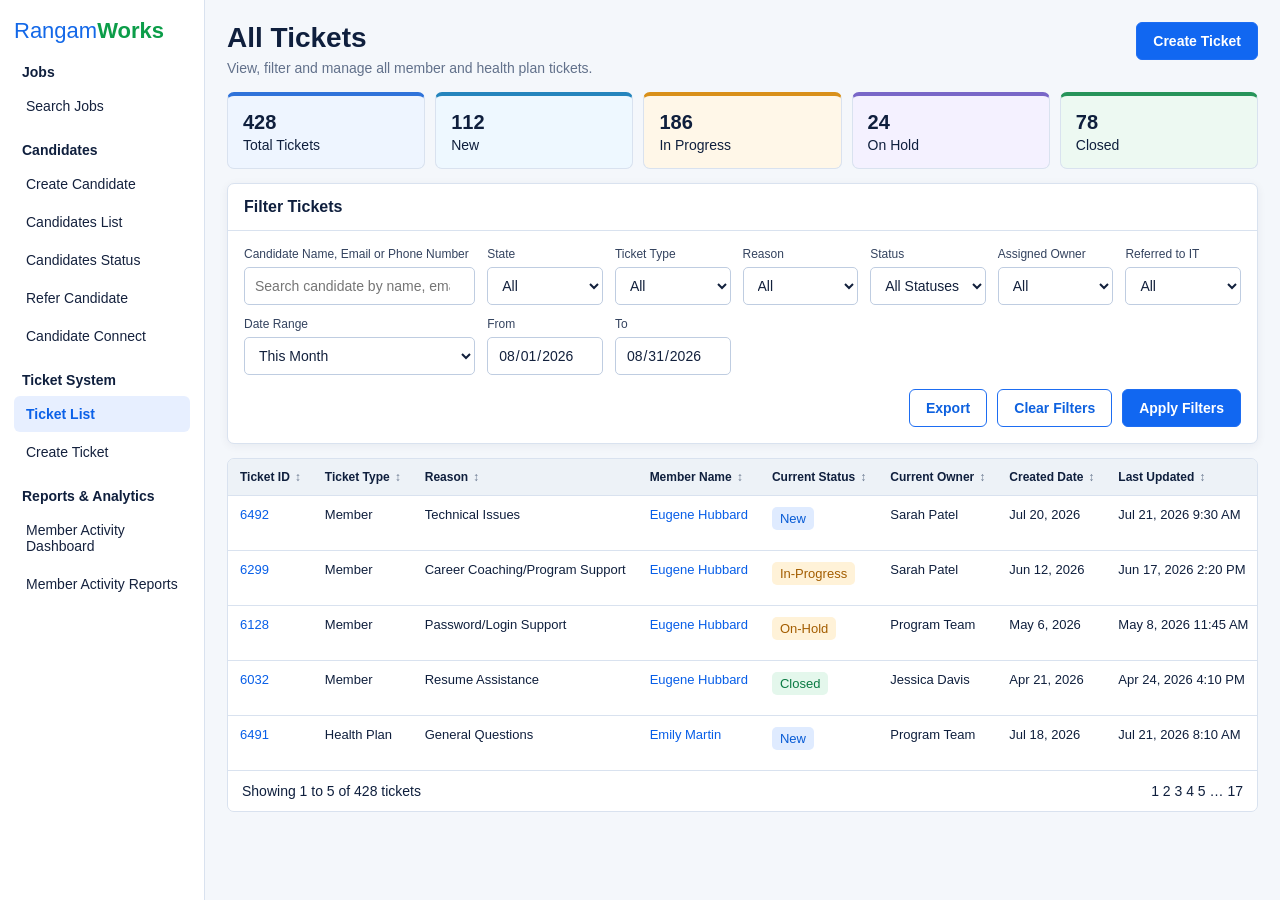
<file: index.html>
<!DOCTYPE html>

<html><head><meta charset="utf-8"/><meta content="width=device-width,initial-scale=1" name="viewport"/><title>RangamWorks Wireframe - Ticket List</title><link href="styles.css" rel="stylesheet"/></head><body data-access-role="program-team"><div class="app">
<aside class="sidebar"><div class="brand">Rangam<b>Works</b></div><nav class="nav"><h4>Jobs</h4><a href="#">Search Jobs</a><h4>Candidates</h4><a href="#">Create Candidate</a><a href="candidate-details.html">Candidates List</a><a href="#">Candidates Status</a><a href="#">Refer Candidate</a><a href="#">Candidate Connect</a><h4>Ticket System</h4><a class="active" href="index.html">Ticket List</a><a href="create-ticket.html">Create Ticket</a><h4>Reports &amp; Analytics</h4><a href="#">Member Activity Dashboard</a><a href="#">Member Activity Reports</a></nav></aside>
<main class="content"><div class="topbar"><div><h1>All Tickets</h1><div class="muted">View, filter and manage all member and health plan tickets.</div></div><div class="actions"><a class="btn primary" href="create-ticket.html">Create Ticket</a></div></div>
<section class="kpis"><div class="kpi"><strong>428</strong>Total Tickets</div><div class="kpi"><strong>112</strong>New</div><div class="kpi"><strong>186</strong>In Progress</div><div class="kpi"><strong>24</strong>On Hold</div><div class="kpi"><strong>78</strong>Closed</div></section>
<section class="card"><div class="card-h">Filter Tickets</div><div class="card-b"><div class="filters request-filter-layout">
<div class="field candidate-search-field"><label for="candidateSearch">Candidate Name, Email or Phone Number</label><input autocomplete="off" id="candidateSearch" placeholder="Search candidate by name, email or phone" type="search"/></div>
<div class="field"><label>State</label><select id="state"><option>All</option><option>Virginia</option><option>Florida</option><option>Texas</option></select></div>
<div class="field"><label>Ticket Type</label><select id="requestType"><option>All</option><option>Member Ticket</option><option>Health Plan</option><option>Program Team</option></select></div>
<div class="field"><label>Reason</label><select id="category"><option>All</option></select></div>
<div class="field"><label>Status</label><select><option>All Statuses</option><option>New</option><option>In Progress</option><option>On-Hold</option><option>Closed</option></select></div>
<div class="field"><label>Assigned Owner</label><select id="owner"><option>All</option></select></div>
<div class="field"><label>Referred to IT</label><select><option>All</option><option>Yes</option><option>No</option></select></div>
<div class="field date-row-start"><label>Date Range</label><select id="dateRange"><option>Today</option><option>Yesterday</option><option>This Week</option><option>Last Week</option><option selected="">This Month</option><option>Last Month</option><option>This Quarter</option><option>Last Quarter</option><option>This Year</option><option>Last Year</option><option>Custom</option></select></div>
<div class="field"><label>From</label><input id="dateFrom" type="date" value="2026-08-01"/></div>
<div class="field"><label>To</label><input id="dateTo" type="date" value="2026-08-31"/></div>
</div>
<div class="filters-actions"><button class="btn" id="exportTicketsBtn">Export</button><button class="btn">Clear Filters</button><button class="btn primary">Apply Filters</button></div></div></section>
<div class="table-wrap"><table id="requestListTable"><thead><tr>
<th><button class="sort-head" data-sort-col="0" type="button">Ticket ID <span aria-hidden="true">↕</span></button></th>
<th><button class="sort-head" data-sort-col="1" type="button">Ticket Type <span aria-hidden="true">↕</span></button></th>
<th><button class="sort-head" data-sort-col="2" type="button">Reason <span aria-hidden="true">↕</span></button></th>
<th><button class="sort-head" data-sort-col="3" type="button">Member Name <span aria-hidden="true">↕</span></button></th>
<th><button class="sort-head" data-sort-col="4" type="button">Current Status <span aria-hidden="true">↕</span></button></th>
<th><button class="sort-head" data-sort-col="5" type="button">Current Owner <span aria-hidden="true">↕</span></button></th>
<th><button class="sort-head" data-sort-col="6" data-sort-type="date" type="button">Created Date <span aria-hidden="true">↕</span></button></th>
<th><button class="sort-head" data-sort-col="7" data-sort-type="date" type="button">Last Updated <span aria-hidden="true">↕</span></button></th>
<th><button class="sort-head" data-sort-col="8" data-sort-type="date" type="button">Closed Date <span aria-hidden="true">↕</span></button></th>
<th><button class="sort-head" data-sort-col="9" type="button">Referred to IT <span aria-hidden="true">↕</span></button></th>
<th>History</th>
</tr></thead><tbody>
<tr data-candidate-search="Eugene Hubbard davidad@email.com (725) 246-4081">
<td><a href="manage-request.html">6492</a></td>
<td>Member</td>
<td>Technical Issues</td>
<td><a href="candidate-details.html">Eugene Hubbard</a></td>
<td><span class="badge blue">New</span></td>
<td>Sarah Patel</td>


<td data-sort-value="2026-07-20T15:39:05">Jul 20, 2026</td><td data-sort-value="2026-07-21T09:30:00">Jul 21, 2026 9:30 AM</td><td data-sort-value=""></td>
<td><span class="badge green">Yes</span></td>
<td><button aria-label="View status updates for ticket 6492" class="icon-btn history-eye dynamic-history-eye" data-current-owner="Sarah Patel" data-current-status="New" data-member-name="Eugene Hubbard" data-ticket-id="6492" type="button">👁</button></td>
</tr>
<tr data-candidate-search="Eugene Hubbard davidad@email.com (725) 246-4081">
<td><a href="manage-request.html">6299</a></td>
<td>Member</td>
<td>Career Coaching/Program Support</td>
<td><a href="candidate-details.html">Eugene Hubbard</a></td>
<td><span class="badge orange">In-Progress</span></td>
<td>Sarah Patel</td>


<td data-sort-value="2026-06-12T10:05:00">Jun 12, 2026</td><td data-sort-value="2026-06-17T14:20:00">Jun 17, 2026 2:20 PM</td><td data-sort-value=""></td>
<td><span class="badge blue">No</span></td>
<td><button aria-label="View status updates for ticket 6299" class="icon-btn history-eye dynamic-history-eye" data-current-owner="Sarah Patel" data-current-status="In-Progress" data-member-name="Eugene Hubbard" data-ticket-id="6299" type="button">👁</button></td>
</tr>
<tr data-candidate-search="Eugene Hubbard davidad@email.com (725) 246-4081">
<td><a href="manage-request.html">6128</a></td>
<td>Member</td>
<td>Password/Login Support</td>
<td><a href="candidate-details.html">Eugene Hubbard</a></td>
<td><span class="badge orange">On-Hold</span></td>
<td>Program Team</td>


<td data-sort-value="2026-05-06T09:15:00">May 6, 2026</td><td data-sort-value="2026-05-08T11:45:00">May 8, 2026 11:45 AM</td><td data-sort-value=""></td>
<td><span class="badge green">Yes</span></td>
<td><button aria-label="View status updates for ticket 6128" class="icon-btn history-eye dynamic-history-eye" data-current-owner="Program Team" data-current-status="On-Hold" data-member-name="Eugene Hubbard" data-ticket-id="6128" type="button">👁</button></td>
</tr>
<tr data-candidate-search="Eugene Hubbard davidad@email.com (725) 246-4081">
<td><a href="manage-request.html">6032</a></td>
<td>Member</td>
<td>Resume Assistance</td>
<td><a href="candidate-details.html">Eugene Hubbard</a></td>
<td><span class="badge green">Closed</span></td>
<td>Jessica Davis</td>


<td data-sort-value="2026-04-21T13:00:00">Apr 21, 2026</td><td data-sort-value="2026-04-24T16:10:00">Apr 24, 2026 4:10 PM</td><td data-sort-value="2026-04-24T16:10:00">Apr 24, 2026</td>
<td><span class="badge blue">No</span></td>
<td><button aria-label="View status updates for ticket 6032" class="icon-btn history-eye dynamic-history-eye" data-current-owner="Jessica Davis" data-current-status="Closed" data-member-name="Eugene Hubbard" data-ticket-id="6032" type="button">👁</button></td>
</tr>
<tr data-candidate-search="Emily Martin emily.martin@email.com (555) 444-0198">
<td><a href="manage-request.html">6491</a></td>
<td>Health Plan</td>
<td>General Questions</td>
<td><a href="candidate-details.html">Emily Martin</a></td>
<td><span class="badge blue">New</span></td>
<td>Program Team</td>


<td data-sort-value="2026-07-18T10:22:00">Jul 18, 2026</td><td data-sort-value="2026-07-21T08:10:00">Jul 21, 2026 8:10 AM</td><td data-sort-value=""></td>
<td><span class="badge blue">No</span></td>
<td><button aria-label="View status updates for ticket 6491" class="icon-btn history-eye dynamic-history-eye" data-current-owner="Program Team" data-current-status="New" data-member-name="Emily Martin" data-ticket-id="6491" type="button">👁</button></td>
</tr>
</tbody></table><div class="footer-row"><span>Showing 1 to 5 of 428 tickets</span><span>1 2 3 4 5 … 17</span></div></div>
</main></div>
<div class="modal-backdrop" id="ticketHistoryModal">
<div aria-labelledby="dynamicHistoryTitle" aria-modal="true" class="modal status-modal" role="dialog">
<div class="modal-h">
<div><div class="status-title" id="dynamicHistoryTitle">Ticket Status Updates</div><div class="muted status-subtitle" id="dynamicHistorySubtitle"></div></div>
<button aria-label="Close" class="modal-x" data-close="ticketHistoryModal" type="button">×</button>
</div>
<div class="modal-b">
<div class="status-steps" id="dynamicStatusSteps"></div>
<div class="status-timeline" id="dynamicStatusTimeline"></div>
</div>
<div class="modal-f"><a class="btn" href="view-history.html" id="dynamicViewFullHistory">View Full History</a><button class="btn primary" data-close="ticketHistoryModal" type="button">Done</button></div>
</div>
</div><script src="app.js"></script></body></html>
</file>
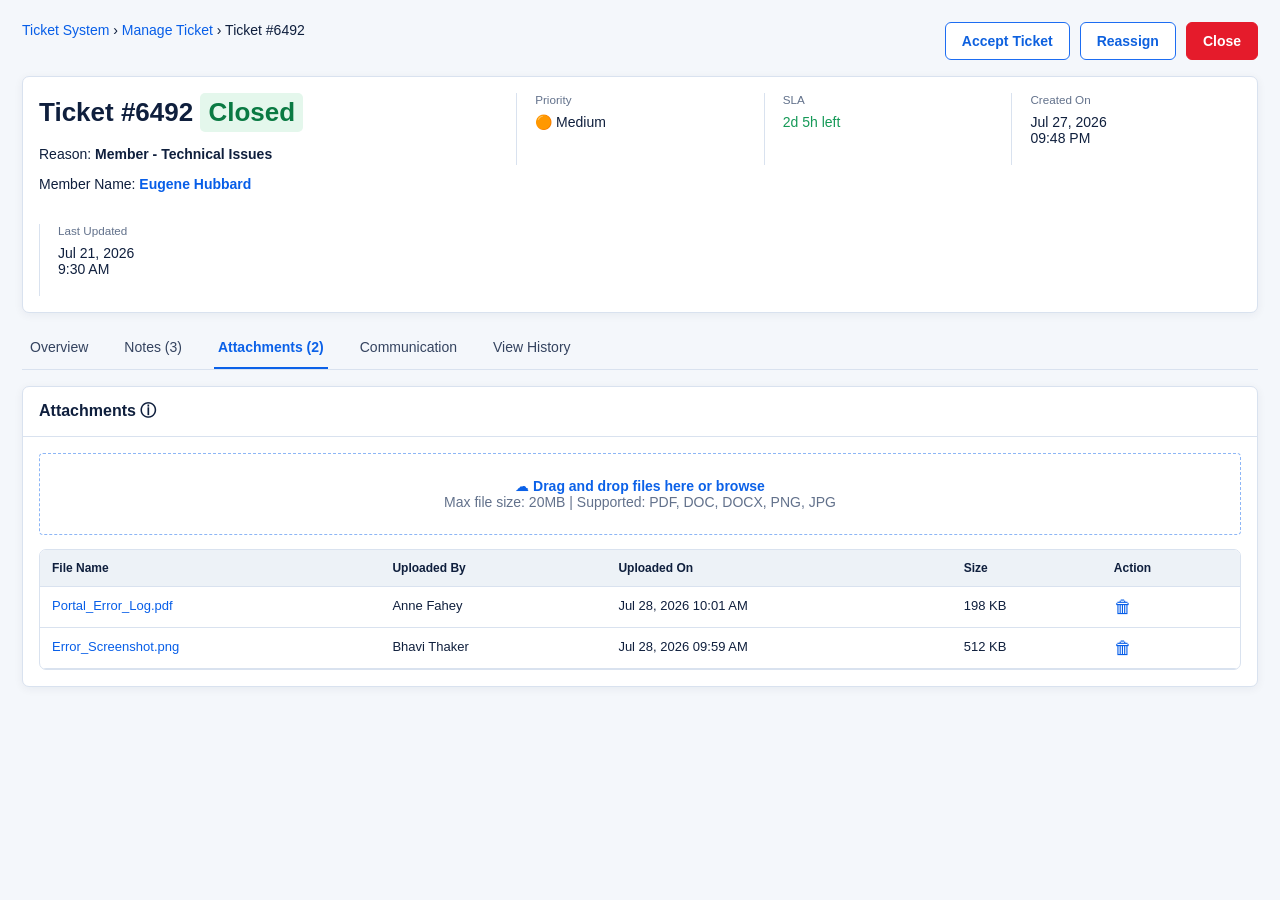
<file: attachments.html>
<!DOCTYPE html>
<html><head><meta charset="utf-8"/><meta content="width=device-width,initial-scale=1" name="viewport"/><title>RangamWorks Wireframe - Attachments</title><link href="styles.css" rel="stylesheet"/></head><body><main class="content" style="max-width:1500px;margin:auto"><div class="topbar"><div><a href="index.html">Ticket System</a> › <a href="manage-request.html">Manage Ticket</a> › Ticket #6492</div><div class="actions"><button class="btn">Accept Ticket</button><button class="btn">Reassign</button><button class="btn danger">Close</button></div></div><section class="card"><div class="card-b ticket-head"><div><h1>Ticket #6492 <span class="badge green">Closed</span></h1><p>Reason: <b>Member - Technical Issues</b></p><p>Member Name: <a href="candidate-details.html"><b>Eugene Hubbard</b></a></p></div><div class="metric"><small>Priority</small>🟠 Medium</div><div class="metric"><small>SLA</small><span style="color:var(--green)">2d 5h left</span></div><div class="metric"><small>Created On</small>Jul 27, 2026<br/>09:48 PM</div><div class="metric"><small>Last Updated</small>Jul 21, 2026<br/>9:30 AM</div></div></section><div class="tabs"><a href="manage-request.html">Overview</a><a href="notes.html">Notes (3)</a><a class="active" href="attachments.html">Attachments (2)</a><a href="communication-email.html">Communication</a><a href="view-history.html">View History</a></div>
<section class="card"><div class="card-h">Attachments ⓘ</div><div class="card-b"><div class="dropzone" id="dropzone">☁ <b>Drag and drop files here or browse</b><br/><span class="muted">Max file size: 20MB | Supported: PDF, DOC, DOCX, PNG, JPG</span><input hidden="" id="fileInput" multiple="" type="file"/></div><div class="table-wrap" style="margin-top:14px"><table><thead><tr><th>File Name</th><th>Uploaded By</th><th>Uploaded On</th><th>Size</th><th>Action</th></tr></thead><tbody id="attachBody"><tr><td><a href="#">Portal_Error_Log.pdf</a></td><td>Anne Fahey</td><td>Jul 28, 2026 10:01 AM</td><td>198 KB</td><td><a href="#" class="delete-attachment-link" aria-label="Delete Portal_Error_Log.pdf" title="Delete attachment">🗑</a></td></tr><tr><td><a href="#">Error_Screenshot.png</a></td><td>Bhavi Thaker</td><td>Jul 28, 2026 09:59 AM</td><td>512 KB</td><td><a href="#" class="delete-attachment-link" aria-label="Delete Error_Screenshot.png" title="Delete attachment">🗑</a></td></tr></tbody></table></div></div></section></main><script src="app.js"></script></body></html>
</file>
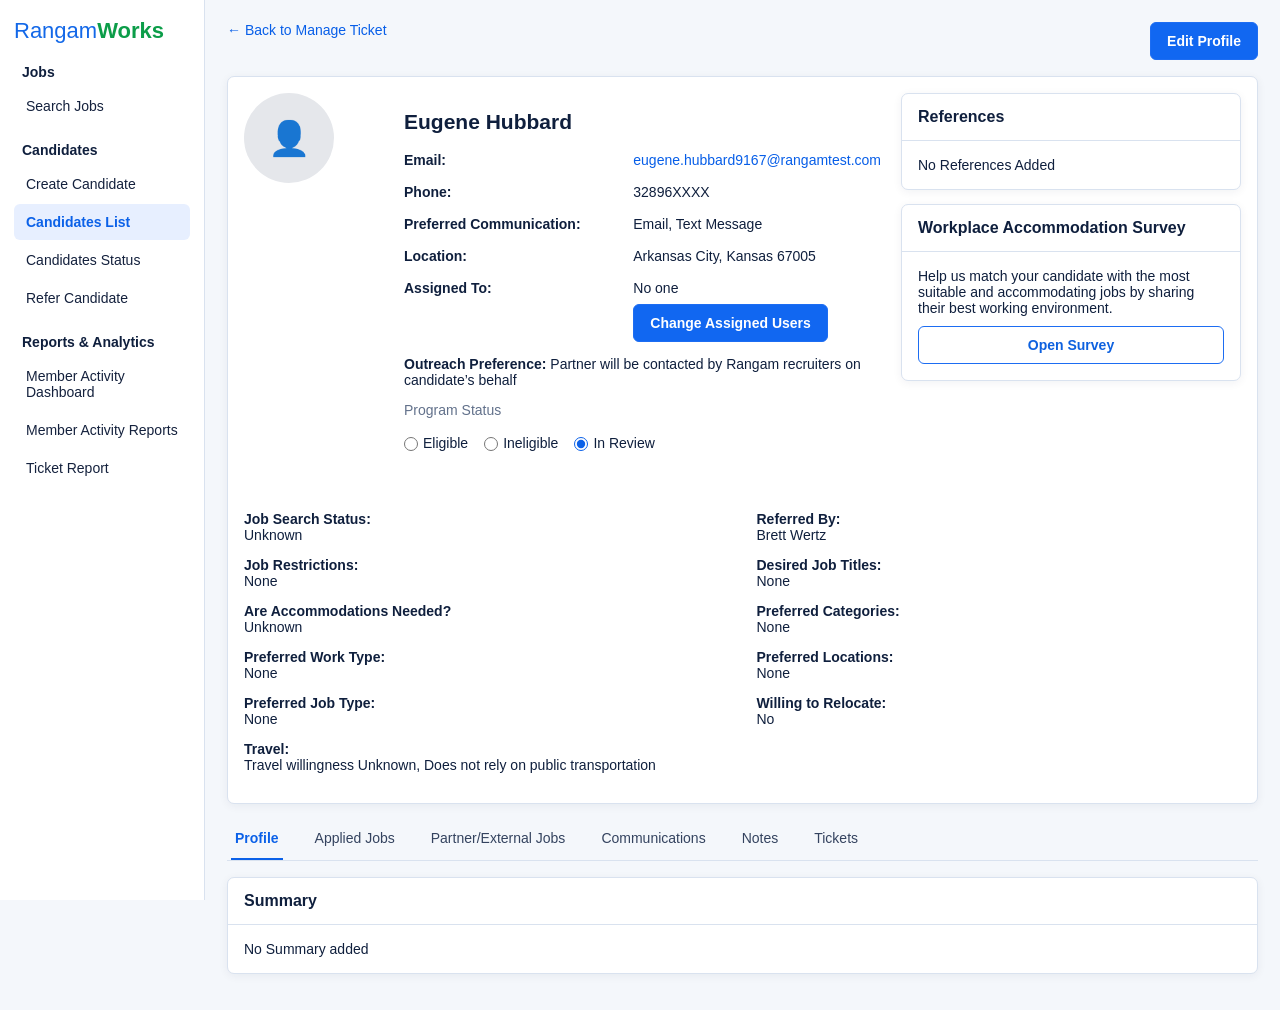
<file: candidate-details.html>
<!DOCTYPE html>

<html><head><meta charset="utf-8"/><meta content="width=device-width,initial-scale=1" name="viewport"/><title>RangamWorks Wireframe - Candidate Details</title><link href="styles.css" rel="stylesheet"/></head><body><div class="app"><aside class="sidebar"><div class="brand">Rangam<b>Works</b></div><nav class="nav"><h4>Jobs</h4><a href="#">Search Jobs</a><h4>Candidates</h4><a href="#">Create Candidate</a><a class="active" href="candidate-details.html">Candidates List</a><a href="#">Candidates Status</a><a href="#">Refer Candidate</a><h4>Reports &amp; Analytics</h4><a href="#">Member Activity Dashboard</a><a href="#">Member Activity Reports</a><a href="#">Ticket Report</a></nav></aside><main class="content"><div class="topbar"><div><a href="manage-request.html">← Back to Manage Ticket</a></div><button class="btn primary">Edit Profile</button></div><section class="card"><div class="card-b"><div style="display:grid;grid-template-columns:140px 1fr 340px;gap:20px;align-items:start"><div style="width:90px;height:90px;border-radius:50%;background:#e5e7eb;display:flex;align-items:center;justify-content:center;font-size:34px">👤</div><div><h1>Eugene Hubbard</h1><div class="summary-grid"><div><b>Email:</b></div><div><a href="#">eugene.hubbard9167@rangamtest.com</a></div><div><b>Phone:</b></div><div>32896XXXX</div><div><b>Preferred Communication:</b></div><div>Email, Text Message</div><div><b>Location:</b></div><div>Arkansas City, Kansas 67005</div><div><b>Assigned To:</b></div><div>No one<br/><button class="btn primary" style="margin-top:8px">Change Assigned Users</button></div></div><p><b>Outreach Preference:</b> Partner will be contacted by Rangam recruiters on candidate’s behalf</p><div class="candidate-program-status"><span class="muted">Program Status</span><div class="candidate-program-status-options"><label><input name="ps" type="radio"/> <span>Eligible</span></label><label><input name="ps" type="radio"/> <span>Ineligible</span></label><label><input checked="" name="ps" type="radio"/> <span>In Review</span></label></div></div></div><aside><div class="card"><div class="card-h">References</div><div class="card-b">No References Added</div></div><div class="card"><div class="card-h">Workplace Accommodation Survey</div><div class="card-b">Help us match your candidate with the most suitable and accommodating jobs by sharing their best working environment.<button class="btn" style="width:100%;margin-top:10px">Open Survey</button></div></div></aside></div>
<div class="summary-grid" style="margin-top:18px"><div><p><b>Job Search Status:</b><br/>Unknown</p><p><b>Job Restrictions:</b><br/>None</p><p><b>Are Accommodations Needed?</b><br/>Unknown</p><p><b>Preferred Work Type:</b><br/>None</p><p><b>Preferred Job Type:</b><br/>None</p><p><b>Travel:</b><br/>Travel willingness Unknown, Does not rely on public transportation</p></div><div><p><b>Referred By:</b><br/>Brett Wertz</p><p><b>Desired Job Titles:</b><br/>None</p><p><b>Preferred Categories:</b><br/>None</p><p><b>Preferred Locations:</b><br/>None</p><p><b>Willing to Relocate:</b><br/>No</p></div></div></div></section><div class="tabs"><a class="active" href="candidate-details.html">Profile</a><a href="#">Applied Jobs</a><a href="#">Partner/External Jobs</a><a href="communication-email.html">Communications</a><a href="notes.html">Notes</a><a href="candidate-tickets.html">Tickets</a></div><section class="card"><div class="card-h">Summary</div><div class="card-b">No Summary added</div></section></main></div></body></html>
</file>
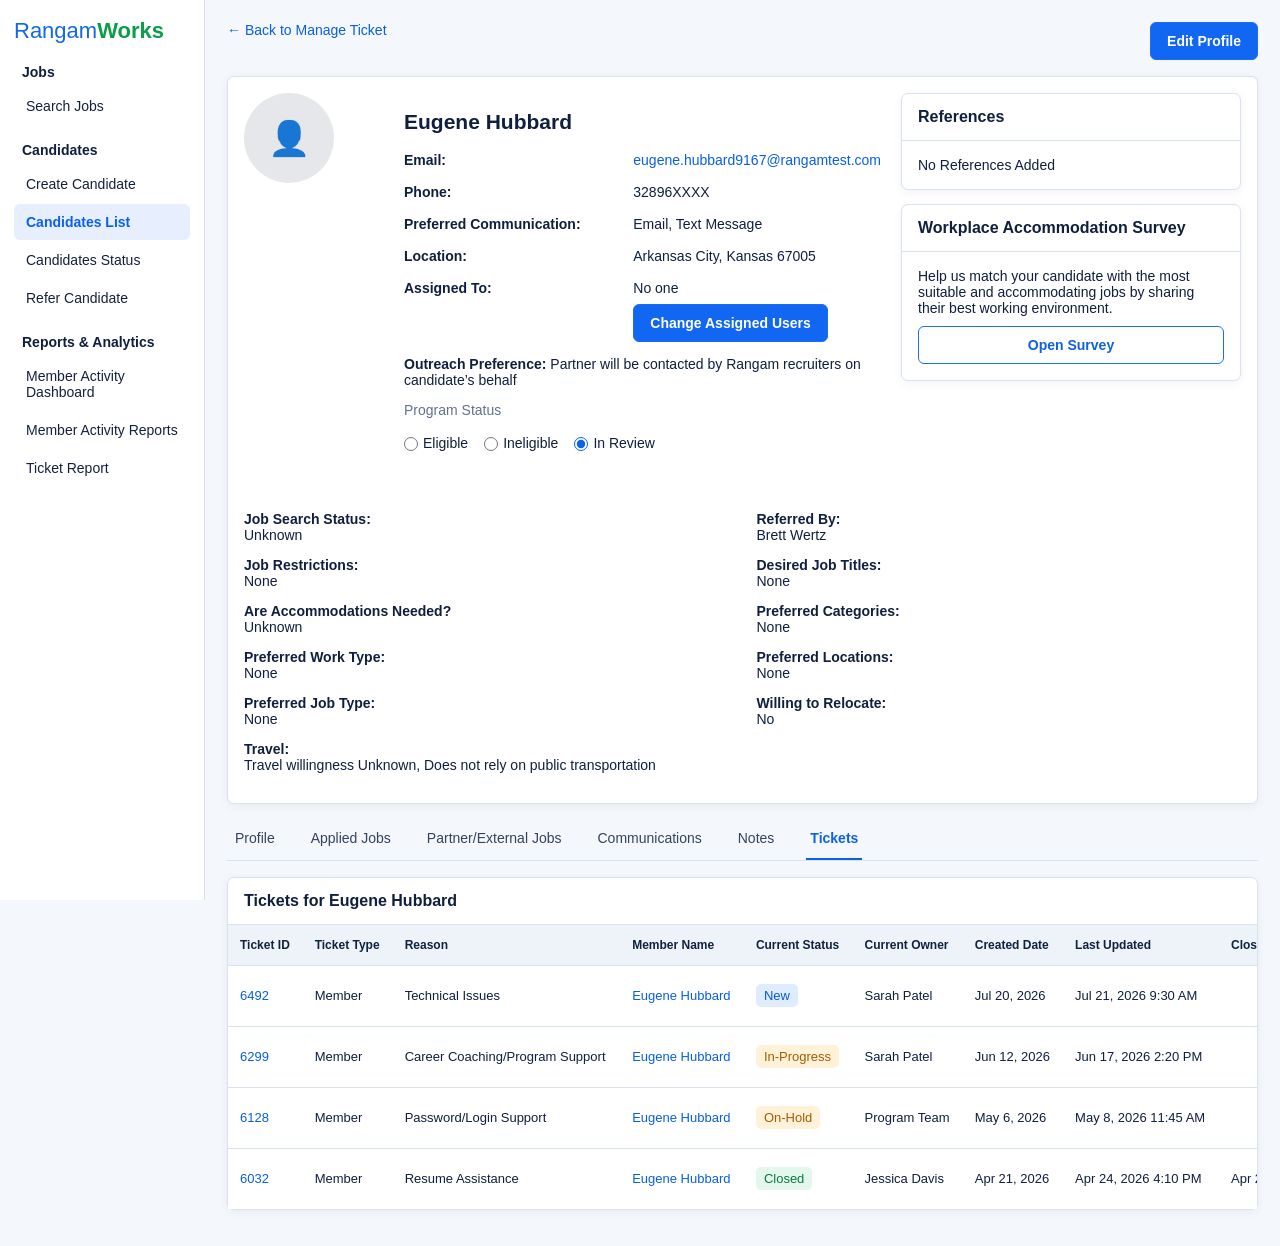
<file: candidate-tickets.html>
<!DOCTYPE html>

<html><head><meta charset="utf-8"/><meta content="width=device-width,initial-scale=1" name="viewport"/><title>RangamWorks Wireframe - Candidate Details</title><link href="styles.css" rel="stylesheet"/></head><body><div class="app"><aside class="sidebar"><div class="brand">Rangam<b>Works</b></div><nav class="nav"><h4>Jobs</h4><a href="#">Search Jobs</a><h4>Candidates</h4><a href="#">Create Candidate</a><a class="active" href="candidate-details.html">Candidates List</a><a href="#">Candidates Status</a><a href="#">Refer Candidate</a><h4>Reports &amp; Analytics</h4><a href="#">Member Activity Dashboard</a><a href="#">Member Activity Reports</a><a href="#">Ticket Report</a></nav></aside><main class="content"><div class="topbar"><div><a href="manage-request.html">← Back to Manage Ticket</a></div><button class="btn primary">Edit Profile</button></div><section class="card"><div class="card-b"><div style="display:grid;grid-template-columns:140px 1fr 340px;gap:20px;align-items:start"><div style="width:90px;height:90px;border-radius:50%;background:#e5e7eb;display:flex;align-items:center;justify-content:center;font-size:34px">👤</div><div><h1>Eugene Hubbard</h1><div class="summary-grid"><div><b>Email:</b></div><div><a href="#">eugene.hubbard9167@rangamtest.com</a></div><div><b>Phone:</b></div><div>32896XXXX</div><div><b>Preferred Communication:</b></div><div>Email, Text Message</div><div><b>Location:</b></div><div>Arkansas City, Kansas 67005</div><div><b>Assigned To:</b></div><div>No one<br/><button class="btn primary" style="margin-top:8px">Change Assigned Users</button></div></div><p><b>Outreach Preference:</b> Partner will be contacted by Rangam recruiters on candidate’s behalf</p><div class="candidate-program-status"><span class="muted">Program Status</span><div class="candidate-program-status-options"><label><input name="ps" type="radio"/> <span>Eligible</span></label><label><input name="ps" type="radio"/> <span>Ineligible</span></label><label><input checked="" name="ps" type="radio"/> <span>In Review</span></label></div></div></div><aside><div class="card"><div class="card-h">References</div><div class="card-b">No References Added</div></div><div class="card"><div class="card-h">Workplace Accommodation Survey</div><div class="card-b">Help us match your candidate with the most suitable and accommodating jobs by sharing their best working environment.<button class="btn" style="width:100%;margin-top:10px">Open Survey</button></div></div></aside></div>
<div class="summary-grid" style="margin-top:18px"><div><p><b>Job Search Status:</b><br/>Unknown</p><p><b>Job Restrictions:</b><br/>None</p><p><b>Are Accommodations Needed?</b><br/>Unknown</p><p><b>Preferred Work Type:</b><br/>None</p><p><b>Preferred Job Type:</b><br/>None</p><p><b>Travel:</b><br/>Travel willingness Unknown, Does not rely on public transportation</p></div><div><p><b>Referred By:</b><br/>Brett Wertz</p><p><b>Desired Job Titles:</b><br/>None</p><p><b>Preferred Categories:</b><br/>None</p><p><b>Preferred Locations:</b><br/>None</p><p><b>Willing to Relocate:</b><br/>No</p></div></div></div></section><div class="tabs"><a href="candidate-details.html">Profile</a><a href="#">Applied Jobs</a><a href="#">Partner/External Jobs</a><a href="communication-email.html">Communications</a><a href="notes.html">Notes</a><a class="active" href="candidate-tickets.html">Tickets</a></div><section class="card candidate-tickets-card">
<div class="card-h">Tickets for Eugene Hubbard</div>
<div class="card-b">
<div class="table-wrap candidate-ticket-table-wrap">
<table id="candidateTicketTable">
<thead><tr>
<th>Ticket ID</th>
<th>Ticket Type</th>
<th>Reason</th>
<th>Member Name</th>
<th>Current Status</th>
<th>Current Owner</th>
<th>Created Date</th>
<th>Last Updated</th>
<th>Closed Date</th>
<th>Referred to IT</th>
<th>History</th>
</tr></thead>
<tbody>
<tr>
<td><a href="manage-request.html">6492</a></td>
<td>Member</td>
<td>Technical Issues</td>
<td><a href="candidate-details.html">Eugene Hubbard</a></td>
<td><span class="badge blue">New</span></td>
<td>Sarah Patel</td>
<td>Jul 20, 2026</td>
<td>Jul 21, 2026 9:30 AM</td>
<td></td>
<td><span class="badge green">Yes</span></td>
<td><a class="icon-btn history-eye candidate-history-eye" href="view-history.html?ticket=6492" aria-label="View history for ticket 6492">👁</a></td>
</tr>
<tr>
<td><a href="manage-request.html">6299</a></td>
<td>Member</td>
<td>Career Coaching/Program Support</td>
<td><a href="candidate-details.html">Eugene Hubbard</a></td>
<td><span class="badge orange">In-Progress</span></td>
<td>Sarah Patel</td>
<td>Jun 12, 2026</td>
<td>Jun 17, 2026 2:20 PM</td>
<td></td>
<td><span class="badge blue">No</span></td>
<td><a class="icon-btn history-eye candidate-history-eye" href="view-history.html?ticket=6299" aria-label="View history for ticket 6299">👁</a></td>
</tr>
<tr>
<td><a href="manage-request.html">6128</a></td>
<td>Member</td>
<td>Password/Login Support</td>
<td><a href="candidate-details.html">Eugene Hubbard</a></td>
<td><span class="badge orange">On-Hold</span></td>
<td>Program Team</td>
<td>May 6, 2026</td>
<td>May 8, 2026 11:45 AM</td>
<td></td>
<td><span class="badge green">Yes</span></td>
<td><a class="icon-btn history-eye candidate-history-eye" href="view-history.html?ticket=6128" aria-label="View history for ticket 6128">👁</a></td>
</tr>
<tr>
<td><a href="manage-request.html">6032</a></td>
<td>Member</td>
<td>Resume Assistance</td>
<td><a href="candidate-details.html">Eugene Hubbard</a></td>
<td><span class="badge green">Closed</span></td>
<td>Jessica Davis</td>
<td>Apr 21, 2026</td>
<td>Apr 24, 2026 4:10 PM</td>
<td>Apr 24, 2026</td>
<td><span class="badge blue">No</span></td>
<td><a class="icon-btn history-eye candidate-history-eye" href="view-history.html?ticket=6032" aria-label="View history for ticket 6032">👁</a></td>
</tr>
</tbody>
</table>
</div>
</div>
</section></main></div></body></html>
</file>
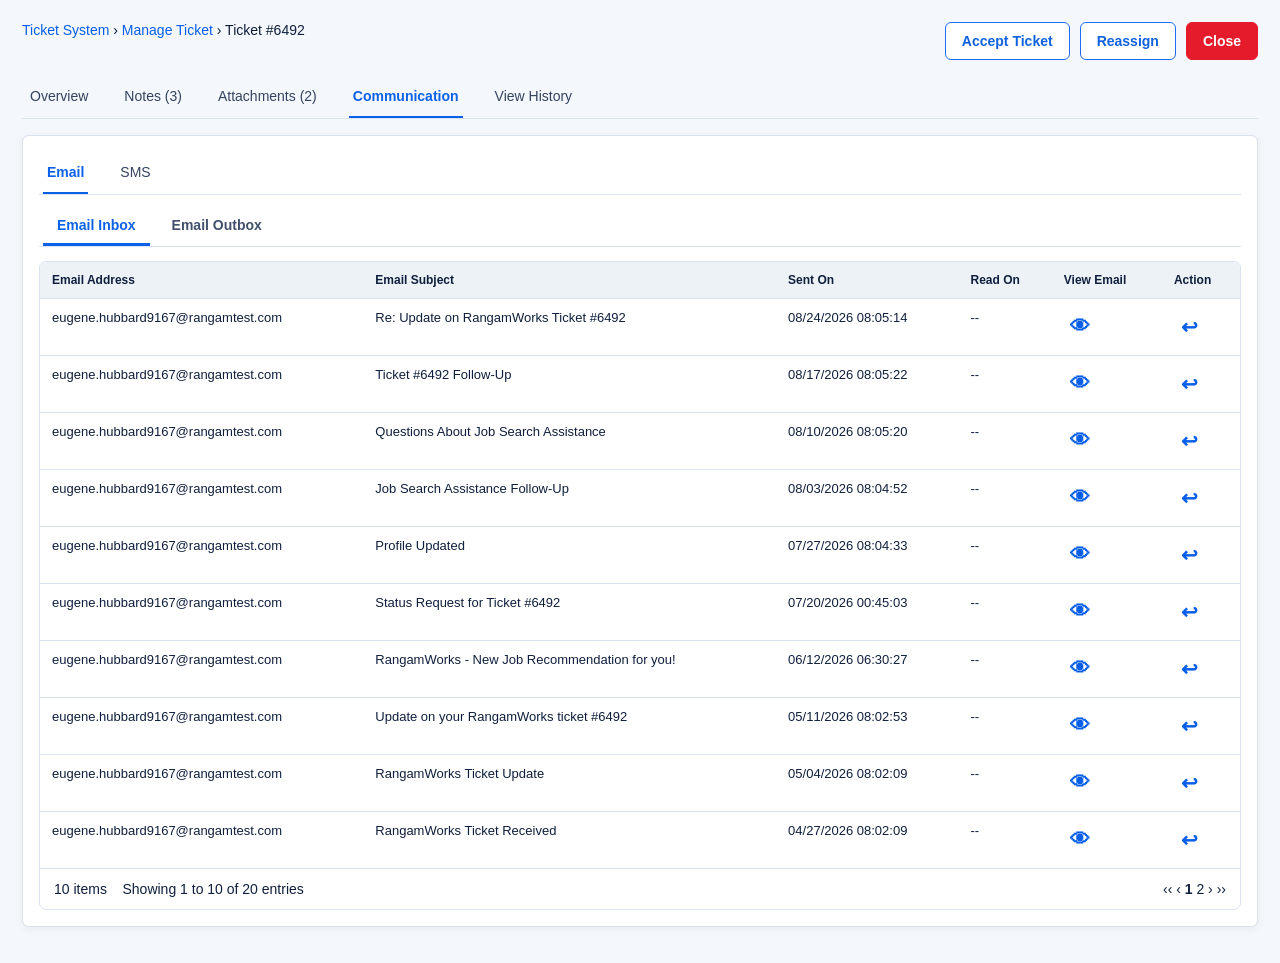
<file: communication-email.html>
<!DOCTYPE html>

<html><head><meta charset="utf-8"/><meta content="width=device-width,initial-scale=1" name="viewport"/><title>RangamWorks Wireframe - Communication Email</title><link href="styles.css" rel="stylesheet"/></head><body><main class="content" style="max-width:1500px;margin:auto"><div class="topbar"><div><a href="index.html">Ticket System</a> › <a href="manage-request.html">Manage Ticket</a> › Ticket #6492</div><div class="actions"><button class="btn">Accept Ticket</button><button class="btn">Reassign</button><button class="btn danger">Close</button></div></div><div class="tabs"><a href="manage-request.html">Overview</a><a href="notes.html">Notes (3)</a><a href="attachments.html">Attachments (2)</a><a class="active" href="communication-email.html">Communication</a><a href="view-history.html">View History</a></div>
<section class="card"><div class="card-b"><div class="tabs" style="margin-top:0"><a class="active" href="communication-email.html">Email</a><a href="communication-sms.html">SMS</a></div><div aria-label="Email folders" class="email-subtabs email-subtabs-under-email" role="tablist">
<button aria-selected="true" class="email-folder-tab active" id="emailInboxTab" role="tab" type="button">Email Inbox</button>
<button aria-selected="false" class="email-folder-tab" id="emailOutboxTab" role="tab" type="button">Email Outbox</button>
</div><div class="table-wrap"><table><thead><tr><th>Email Address</th><th>Email Subject</th><th>Sent On</th><th>Read On</th><th>View Email</th><th class="email-inbox-action">Action</th></tr></thead><tbody>
<tr><td>eugene.hubbard9167@rangamtest.com</td><td>Re: Update on RangamWorks Ticket #6492</td><td>08/24/2026 08:05:14</td><td>--</td><td><button aria-label="View email content" class="icon-btn communication-view-btn" data-address="eugene.hubbard9167@rangamtest.com" data-channel="Email" data-date="08/24/2026 08:05:14" data-message="Hello RangamWorks Team, thank you for the update. I am available this week and would like help finding job opportunities that match my experience." data-subject="Re: Update on RangamWorks Ticket #6492" type="button">👁</button></td><td class="email-inbox-action"><a href="#" class="email-reply-link" aria-label="Reply to email from eugene.hubbard9167@rangamtest.com" title="Reply" data-address="eugene.hubbard9167@rangamtest.com" data-subject="Re: Update on RangamWorks Ticket #6492" data-message="Hello RangamWorks Team, thank you for the update. I am available this week and would like help finding job opportunities that match my experience.">↩</a></td></tr><tr><td>eugene.hubbard9167@rangamtest.com</td><td>Ticket #6492 Follow-Up</td><td>08/17/2026 08:05:22</td><td>--</td><td><button aria-label="View email content" class="icon-btn communication-view-btn" data-address="eugene.hubbard9167@rangamtest.com" data-channel="Email" data-date="08/17/2026 08:05:22" data-message="Hello, I am following up on my ticket. Please let me know if you need any additional information from me." data-subject="Ticket #6492 Follow-Up" type="button">👁</button></td><td class="email-inbox-action"><a href="#" class="email-reply-link" aria-label="Reply to email from eugene.hubbard9167@rangamtest.com" title="Reply" data-address="eugene.hubbard9167@rangamtest.com" data-subject="Ticket #6492 Follow-Up" data-message="Hello, I am following up on my ticket. Please let me know if you need any additional information from me.">↩</a></td></tr><tr><td>eugene.hubbard9167@rangamtest.com</td><td>Questions About Job Search Assistance</td><td>08/10/2026 08:05:20</td><td>--</td><td><button aria-label="View email content" class="icon-btn communication-view-btn" data-address="eugene.hubbard9167@rangamtest.com" data-channel="Email" data-date="08/10/2026 08:05:20" data-message="Thank you for the assistance. I reviewed the job search resources and have a few questions about the next steps." data-subject="Questions About Job Search Assistance" type="button">👁</button></td><td class="email-inbox-action"><a href="#" class="email-reply-link" aria-label="Reply to email from eugene.hubbard9167@rangamtest.com" title="Reply" data-address="eugene.hubbard9167@rangamtest.com" data-subject="Questions About Job Search Assistance" data-message="Thank you for the assistance. I reviewed the job search resources and have a few questions about the next steps.">↩</a></td></tr><tr><td>eugene.hubbard9167@rangamtest.com</td><td>Job Search Assistance Follow-Up</td><td>08/03/2026 08:04:52</td><td>--</td><td><button aria-label="View email content" class="icon-btn communication-view-btn" data-address="eugene.hubbard9167@rangamtest.com" data-channel="Email" data-date="08/03/2026 08:04:52" data-message="I am still interested in job search assistance. Please contact me when someone is available." data-subject="Job Search Assistance Follow-Up" type="button">👁</button></td><td class="email-inbox-action"><a href="#" class="email-reply-link" aria-label="Reply to email from eugene.hubbard9167@rangamtest.com" title="Reply" data-address="eugene.hubbard9167@rangamtest.com" data-subject="Job Search Assistance Follow-Up" data-message="I am still interested in job search assistance. Please contact me when someone is available.">↩</a></td></tr><tr><td>eugene.hubbard9167@rangamtest.com</td><td>Profile Updated</td><td>07/27/2026 08:04:33</td><td>--</td><td><button aria-label="View email content" class="icon-btn communication-view-btn" data-address="eugene.hubbard9167@rangamtest.com" data-channel="Email" data-date="07/27/2026 08:04:33" data-message="I updated my profile information. Please let me know if anything else is needed." data-subject="Profile Updated" type="button">👁</button></td><td class="email-inbox-action"><a href="#" class="email-reply-link" aria-label="Reply to email from eugene.hubbard9167@rangamtest.com" title="Reply" data-address="eugene.hubbard9167@rangamtest.com" data-subject="Profile Updated" data-message="I updated my profile information. Please let me know if anything else is needed.">↩</a></td></tr><tr><td>eugene.hubbard9167@rangamtest.com</td><td>Status Request for Ticket #6492</td><td>07/20/2026 00:45:03</td><td>--</td><td><button aria-label="View email content" class="icon-btn communication-view-btn" data-address="eugene.hubbard9167@rangamtest.com" data-channel="Email" data-date="07/20/2026 00:45:03" data-message="I am checking on the status of my ticket and would appreciate an update." data-subject="Status Request for Ticket #6492" type="button">👁</button></td><td class="email-inbox-action"><a href="#" class="email-reply-link" aria-label="Reply to email from eugene.hubbard9167@rangamtest.com" title="Reply" data-address="eugene.hubbard9167@rangamtest.com" data-subject="Status Request for Ticket #6492" data-message="I am checking on the status of my ticket and would appreciate an update.">↩</a></td></tr><tr><td>eugene.hubbard9167@rangamtest.com</td><td>RangamWorks - New Job Recommendation for you!</td><td>06/12/2026 06:30:27</td><td>--</td><td><button aria-label="View email content" class="icon-btn communication-view-btn" data-address="eugene.hubbard9167@rangamtest.com" data-channel="Email" data-date="06/12/2026 06:30:27" data-message="Hello Eugene, we found a new job recommendation that may be relevant to your interests. Please review the opportunity in RangamWorks." data-subject="RangamWorks - New Job Recommendation for you!" type="button">👁</button></td><td class="email-inbox-action"><a href="#" class="email-reply-link" aria-label="Reply to email from eugene.hubbard9167@rangamtest.com" title="Reply" data-address="eugene.hubbard9167@rangamtest.com" data-subject="RangamWorks - New Job Recommendation for you!" data-message="Hello Eugene, we found a new job recommendation that may be relevant to your interests. Please review the opportunity in RangamWorks.">↩</a></td></tr><tr><td>eugene.hubbard9167@rangamtest.com</td><td>Update on your RangamWorks ticket #6492</td><td>05/11/2026 08:02:53</td><td>--</td><td><button aria-label="View email content" class="icon-btn communication-view-btn" data-address="eugene.hubbard9167@rangamtest.com" data-channel="Email" data-date="05/11/2026 08:02:53" data-message="Hello Eugene, we are following up on your RangamWorks ticket and will share the next update as soon as possible." data-subject="Update on your RangamWorks ticket #6492" type="button">👁</button></td><td class="email-inbox-action"><a href="#" class="email-reply-link" aria-label="Reply to email from eugene.hubbard9167@rangamtest.com" title="Reply" data-address="eugene.hubbard9167@rangamtest.com" data-subject="Update on your RangamWorks ticket #6492" data-message="Hello Eugene, we are following up on your RangamWorks ticket and will share the next update as soon as possible.">↩</a></td></tr><tr><td>eugene.hubbard9167@rangamtest.com</td><td>RangamWorks Ticket Update</td><td>05/04/2026 08:02:09</td><td>--</td><td><button aria-label="View email content" class="icon-btn communication-view-btn" data-address="eugene.hubbard9167@rangamtest.com" data-channel="Email" data-date="05/04/2026 08:02:09" data-message="Hello Eugene, your Program Team has reviewed your ticket and is continuing to work on the requested assistance." data-subject="RangamWorks Ticket Update" type="button">👁</button></td><td class="email-inbox-action"><a href="#" class="email-reply-link" aria-label="Reply to email from eugene.hubbard9167@rangamtest.com" title="Reply" data-address="eugene.hubbard9167@rangamtest.com" data-subject="RangamWorks Ticket Update" data-message="Hello Eugene, your Program Team has reviewed your ticket and is continuing to work on the requested assistance.">↩</a></td></tr><tr><td>eugene.hubbard9167@rangamtest.com</td><td>RangamWorks Ticket Received</td><td>04/27/2026 08:02:09</td><td>--</td><td><button aria-label="View email content" class="icon-btn communication-view-btn" data-address="eugene.hubbard9167@rangamtest.com" data-channel="Email" data-date="04/27/2026 08:02:09" data-message="Hello Eugene, thank you for contacting RangamWorks. We received your ticket and will begin reviewing it." data-subject="RangamWorks Ticket Received" type="button">👁</button></td><td class="email-inbox-action"><a href="#" class="email-reply-link" aria-label="Reply to email from eugene.hubbard9167@rangamtest.com" title="Reply" data-address="eugene.hubbard9167@rangamtest.com" data-subject="RangamWorks Ticket Received" data-message="Hello Eugene, thank you for contacting RangamWorks. We received your ticket and will begin reviewing it.">↩</a></td></tr>
</tbody></table><div class="footer-row"><span>10 items    Showing 1 to 10 of 20 entries</span><span>‹‹ ‹ <b>1</b> 2 › ››</span></div></div></div></section></main>
<div class="modal-backdrop" id="communicationDetailModal">
<div aria-labelledby="communicationDetailTitle" aria-modal="true" class="modal communication-detail-modal" role="dialog">
<div class="modal-h">
<strong id="communicationDetailTitle">Email Details</strong>
<button aria-label="Close" class="modal-x" data-close="communicationDetailModal" type="button">×</button>
</div>
<div class="modal-b">
<div class="communication-detail-grid">
<div><small class="muted">Direction</small><strong id="communicationDirection"></strong></div>
<div><small class="muted">Date &amp; Time</small><strong id="communicationDate"></strong></div>
<div><small class="muted" id="communicationAddressLabel">From</small><strong id="communicationAddress"></strong></div>
<div><small class="muted">Subject</small><strong id="communicationSubject"></strong></div>
</div>
<div class="communication-message-box"><small class="muted">Message</small><p id="communicationMessage"></p></div>
</div>
<div class="modal-f"><button class="btn primary" data-close="communicationDetailModal" type="button">Close</button></div>
</div>
</div>

<div class="modal-backdrop" id="emailReplyModal">
<div aria-labelledby="emailReplyTitle" aria-modal="true" class="modal email-reply-modal" role="dialog">
<div class="modal-h">
<strong id="emailReplyTitle">Reply to Email</strong>
<button aria-label="Close" class="modal-x" data-close="emailReplyModal" type="button">×</button>
</div>
<div class="modal-b">
<div class="field"><label for="replyEmailTo">To</label><input id="replyEmailTo" type="email" readonly/></div>
<div class="field"><label for="replyEmailSubject">Subject</label><input id="replyEmailSubject" type="text"/></div>
<div class="field"><label for="replyEmailMessage">Email Message</label><textarea id="replyEmailMessage" rows="7" placeholder="Compose your reply..."></textarea></div>
<div class="reply-original-email"><small class="muted">Original Email</small><p id="replyOriginalMessage"></p></div>
</div>
<div class="modal-f">
<button class="btn" data-close="emailReplyModal" type="button">Cancel</button>
<button class="btn primary" id="sendReplyEmailBtn" type="button">Send Email</button>
</div>
</div>
</div>
<script src="app.js"></script></body></html>
</file>
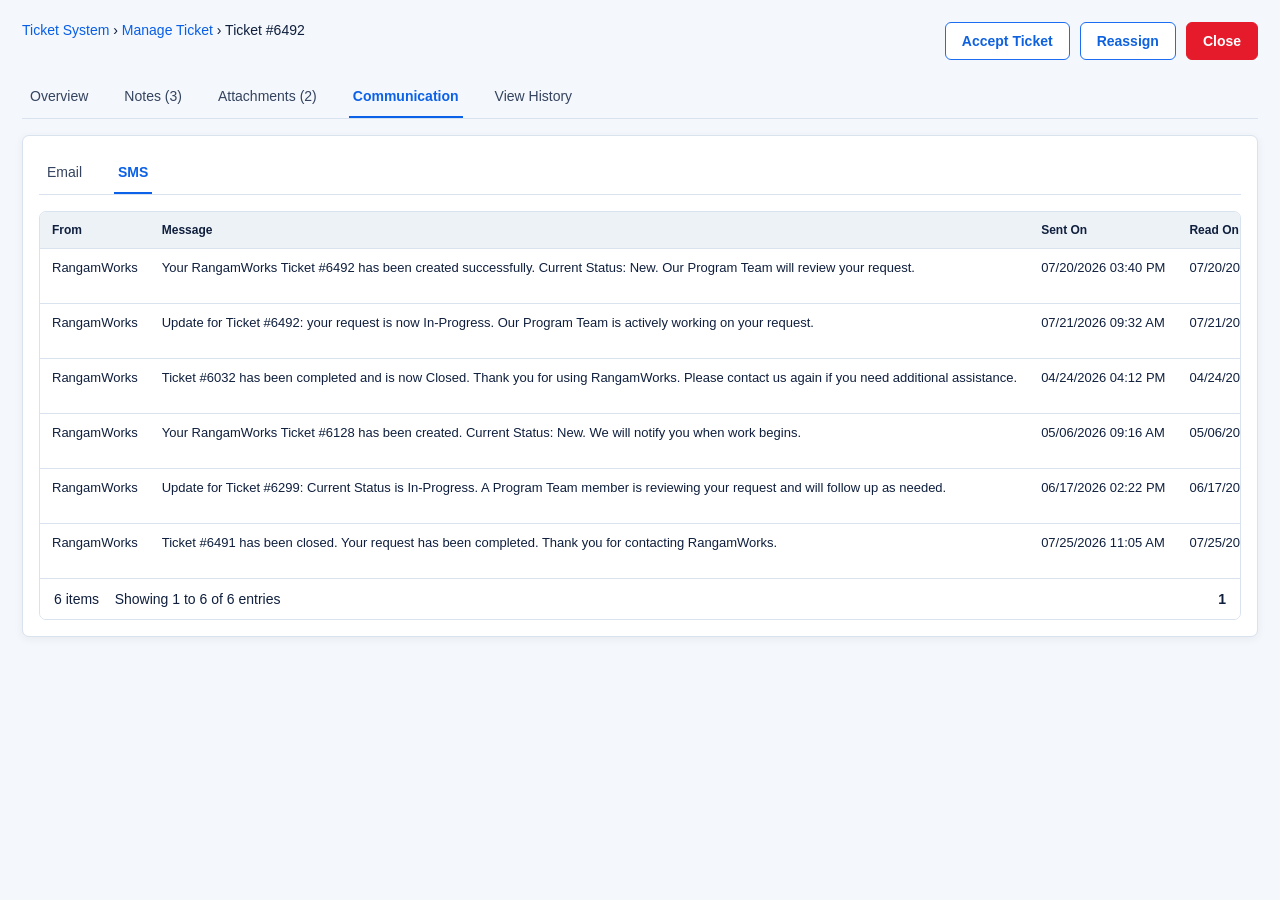
<file: communication-sms.html>
<!DOCTYPE html>

<html><head><meta charset="utf-8"/><meta content="width=device-width,initial-scale=1" name="viewport"/><title>RangamWorks Wireframe - Communication SMS</title><link href="styles.css" rel="stylesheet"/></head><body><main class="content" style="max-width:1500px;margin:auto">
<div class="topbar"><div><a href="index.html">Ticket System</a> › <a href="manage-request.html">Manage Ticket</a> › Ticket #6492</div><div class="actions"><button class="btn">Accept Ticket</button><button class="btn">Reassign</button><button class="btn danger">Close</button></div></div>
<div class="tabs"><a href="manage-request.html">Overview</a><a href="notes.html">Notes (3)</a><a href="attachments.html">Attachments (2)</a><a class="active" href="communication-sms.html">Communication</a><a href="view-history.html">View History</a></div>
<section class="card"><div class="card-b"><div class="tabs" style="margin-top:0"><a href="communication-email.html">Email</a><a class="active" href="communication-sms.html">SMS</a></div><div class="table-wrap"><table><thead><tr><th>From</th><th>Message</th><th>Sent On</th><th>Read On</th><th>View SMS</th></tr></thead><tbody>
<tr>
<td>RangamWorks</td>
<td>Your RangamWorks Ticket #6492 has been created successfully. Current Status: New. Our Program Team will review your request.</td>
<td>07/20/2026 03:40 PM</td>
<td>07/20/2026 03:42 PM</td>
<td><button aria-label="View SMS content" class="icon-btn communication-view-btn" data-address="RangamWorks" data-channel="SMS" data-date="07/20/2026 03:40 PM" data-direction="Sent" data-message="Your RangamWorks Ticket #6492 has been created successfully. Current Status: New. Our Program Team will review your request." data-subject="" type="button">👁</button></td>
</tr>
<tr>
<td>RangamWorks</td>
<td>Update for Ticket #6492: your request is now In-Progress. Our Program Team is actively working on your request.</td>
<td>07/21/2026 09:32 AM</td>
<td>07/21/2026 09:34 AM</td>
<td><button aria-label="View SMS content" class="icon-btn communication-view-btn" data-address="RangamWorks" data-channel="SMS" data-date="07/21/2026 09:32 AM" data-direction="Sent" data-message="Update for Ticket #6492: your request is now In-Progress. Our Program Team is actively working on your request." data-subject="" type="button">👁</button></td>
</tr>
<tr>
<td>RangamWorks</td>
<td>Ticket #6032 has been completed and is now Closed. Thank you for using RangamWorks. Please contact us again if you need additional assistance.</td>
<td>04/24/2026 04:12 PM</td>
<td>04/24/2026 04:15 PM</td>
<td><button aria-label="View SMS content" class="icon-btn communication-view-btn" data-address="RangamWorks" data-channel="SMS" data-date="04/24/2026 04:12 PM" data-direction="Sent" data-message="Ticket #6032 has been completed and is now Closed. Thank you for using RangamWorks. Please contact us again if you need additional assistance." data-subject="" type="button">👁</button></td>
</tr>
<tr>
<td>RangamWorks</td>
<td>Your RangamWorks Ticket #6128 has been created. Current Status: New. We will notify you when work begins.</td>
<td>05/06/2026 09:16 AM</td>
<td>05/06/2026 09:20 AM</td>
<td><button aria-label="View SMS content" class="icon-btn communication-view-btn" data-address="RangamWorks" data-channel="SMS" data-date="05/06/2026 09:16 AM" data-direction="Sent" data-message="Your RangamWorks Ticket #6128 has been created. Current Status: New. We will notify you when work begins." data-subject="" type="button">👁</button></td>
</tr>
<tr>
<td>RangamWorks</td>
<td>Update for Ticket #6299: Current Status is In-Progress. A Program Team member is reviewing your request and will follow up as needed.</td>
<td>06/17/2026 02:22 PM</td>
<td>06/17/2026 02:25 PM</td>
<td><button aria-label="View SMS content" class="icon-btn communication-view-btn" data-address="RangamWorks" data-channel="SMS" data-date="06/17/2026 02:22 PM" data-direction="Sent" data-message="Update for Ticket #6299: Current Status is In-Progress. A Program Team member is reviewing your request and will follow up as needed." data-subject="" type="button">👁</button></td>
</tr>
<tr>
<td>RangamWorks</td>
<td>Ticket #6491 has been closed. Your request has been completed. Thank you for contacting RangamWorks.</td>
<td>07/25/2026 11:05 AM</td>
<td>07/25/2026 11:08 AM</td>
<td><button aria-label="View SMS content" class="icon-btn communication-view-btn" data-address="RangamWorks" data-channel="SMS" data-date="07/25/2026 11:05 AM" data-direction="Sent" data-message="Ticket #6491 has been closed. Your request has been completed. Thank you for contacting RangamWorks." data-subject="" type="button">👁</button></td>
</tr>
</tbody></table><div class="footer-row"><span>6 items &nbsp;&nbsp; Showing 1 to 6 of 6 entries</span><span><b>1</b></span></div></div></div></section></main>
<div class="modal-backdrop" id="communicationDetailModal">
<div aria-labelledby="communicationDetailTitle" aria-modal="true" class="modal communication-detail-modal" role="dialog">
<div class="modal-h">
<strong id="communicationDetailTitle">SMS Details</strong>
<button aria-label="Close" class="modal-x" data-close="communicationDetailModal" type="button">×</button>
</div>
<div class="modal-b">
<div class="communication-detail-grid">
<div><small class="muted">Direction</small><strong id="communicationDirection"></strong></div>
<div><small class="muted">Date &amp; Time</small><strong id="communicationDate"></strong></div>
<div><small class="muted" id="communicationAddressLabel">From</small><strong id="communicationAddress"></strong></div>
</div>
<div class="communication-message-box"><small class="muted">Message</small><p id="communicationMessage"></p></div>
</div>
<div class="modal-f"><button class="btn primary" data-close="communicationDetailModal" type="button">Close</button></div>
</div>
</div>
<script src="app.js"></script></body></html>
</file>
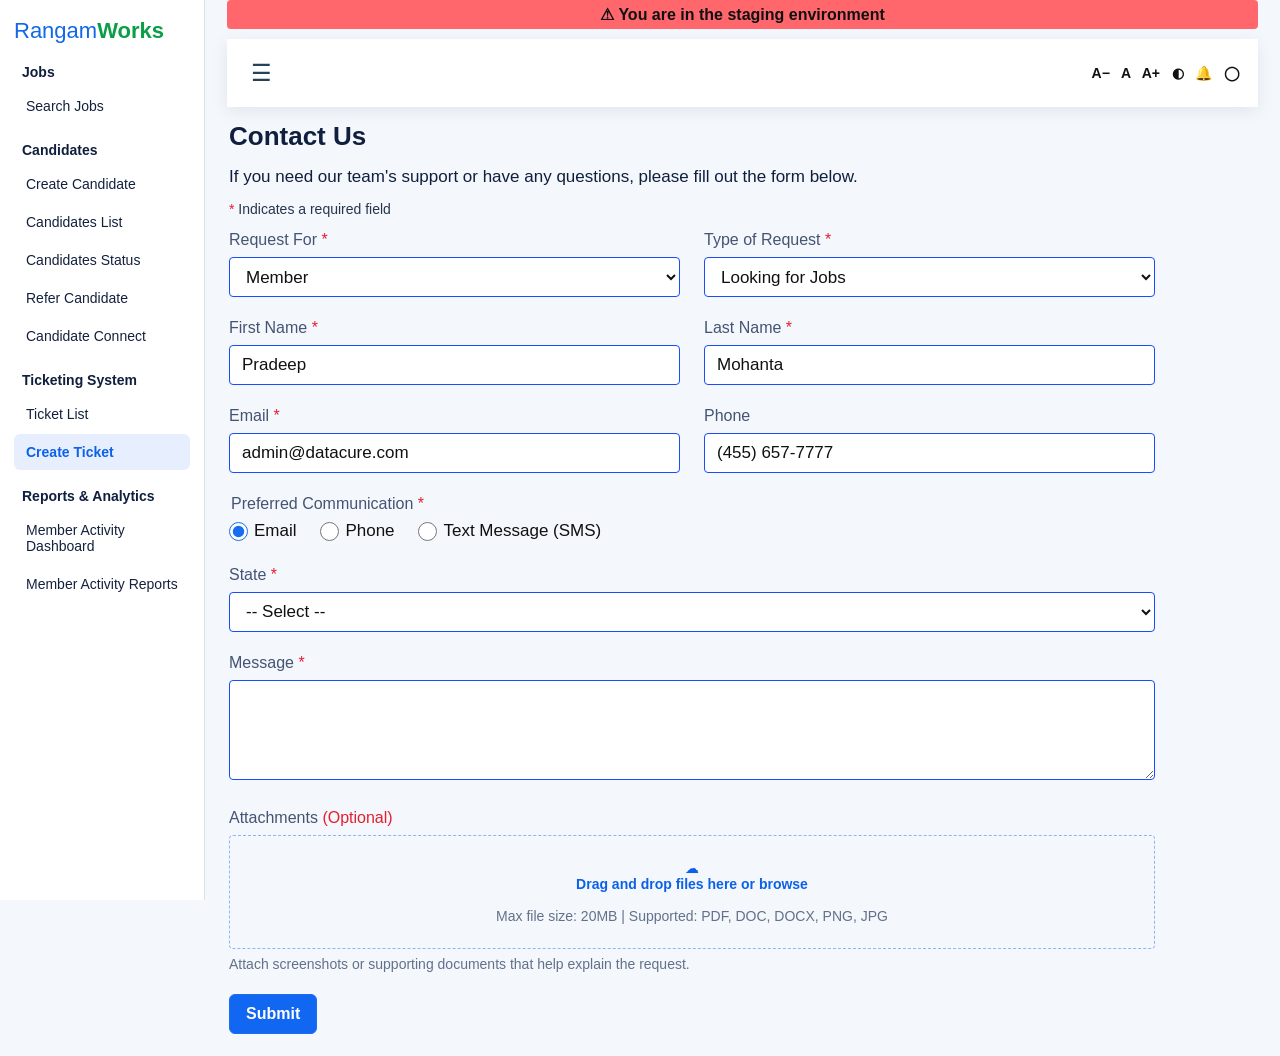
<file: create-request.html>
<!doctype html><html><head><meta charset="utf-8"><meta http-equiv="refresh" content="0; url=create-ticket.html"><title>Create Ticket</title></head><body><p>Opening <a href="create-ticket.html">Create Ticket</a>…</p></body></html>
</file>
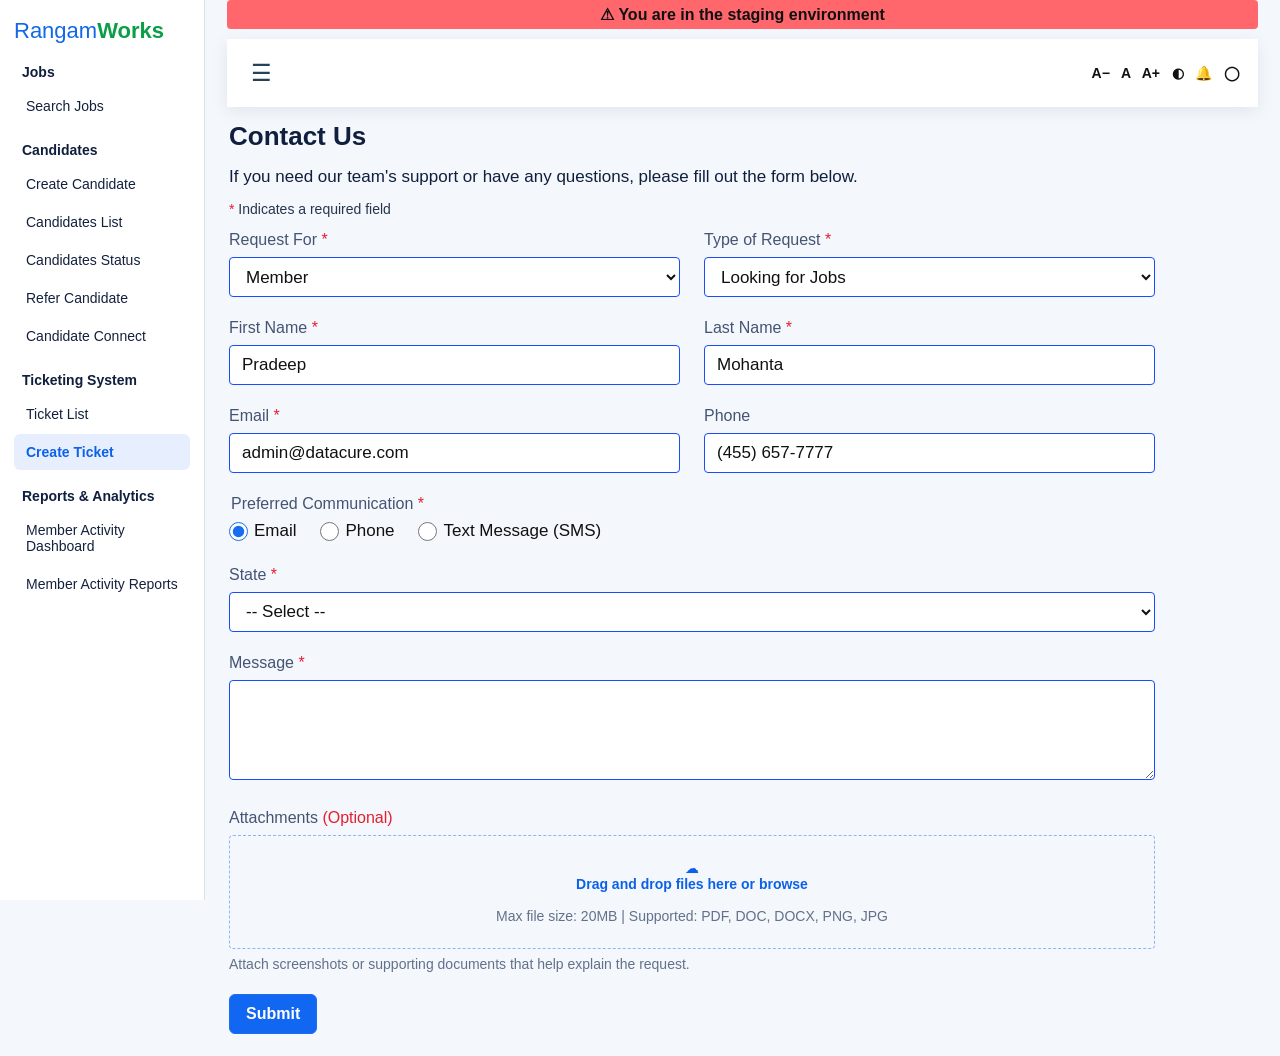
<file: create-ticket.html>
<!doctype html>
<html>
<head>
<meta charset="utf-8">
<meta name="viewport" content="width=device-width,initial-scale=1">
<title>RangamWorks - Create Ticket</title>
<link rel="stylesheet" href="styles.css">
</head>
<body>
<div class="app create-ticket-app">
<aside class="sidebar">
  <div class="brand">Rangam<b>Works</b></div>
  <nav class="nav">
    <h4>Jobs</h4><a href="#">Search Jobs</a>
    <h4>Candidates</h4><a href="#">Create Candidate</a><a href="candidate-details.html">Candidates List</a><a href="#">Candidates Status</a><a href="#">Refer Candidate</a>
    <a href="#">Candidate Connect</a>
    <h4>Ticketing System</h4><a href="index.html">Ticket List</a><a class="active" href="create-ticket.html">Create Ticket</a>
    <h4>Reports &amp; Analytics</h4><a href="#">Member Activity Dashboard</a><a href="#">Member Activity Reports</a>
  </nav>
</aside>
<main class="content create-ticket-content">
  <div class="environment-banner">⚠ You are in the staging environment</div>
  <div class="utility-bar"><button class="utility-menu" type="button" aria-label="Collapse menu">☰</button><div class="utility-icons">A− &nbsp; A &nbsp; A+ &nbsp; ◐ &nbsp; 🔔 &nbsp; ◯</div></div>

  <section class="contact-form-shell" aria-labelledby="createTicketHeading">
    <h1 id="createTicketHeading">Contact Us</h1>
    <p class="contact-intro">If you need our team's support or have any questions, please fill out the form below.</p>
    <p class="required-note"><span>*</span> Indicates a required field</p>

    <form id="createTicketForm">
      <div class="contact-grid">
        <div class="contact-field">
          <label for="ticketFor">Request For <span>*</span></label>
          <select id="ticketFor" required><option selected>Member</option><option>Health Plan</option><option>Program Team</option></select>
        </div>
        <div class="contact-field">
          <label for="ticketType">Type of Request <span>*</span></label>
          <select id="ticketType" required>
            <option selected>Looking for Jobs</option>
            <option>Resume Assistance</option>
            <option>Career Coaching/Program Support</option>
            <option>Registration Assistance</option>
            <option>Password/Login Support</option>
            <option>Account/Profile Updates</option>
            <option>Technical Issues</option>
            <option>General Questions</option>
          </select>
        </div>

        <div class="contact-field"><label for="firstName">First Name <span>*</span></label><input id="firstName" value="Pradeep" required></div>
        <div class="contact-field"><label for="lastName">Last Name <span>*</span></label><input id="lastName" value="Mohanta" required></div>
        <div class="contact-field"><label for="ticketEmail">Email <span>*</span></label><input id="ticketEmail" type="email" value="admin@datacure.com" required></div>
        <div class="contact-field"><label for="ticketPhone">Phone</label><input id="ticketPhone" value="(455) 657-7777"></div>

        <fieldset class="preferred-communication">
          <legend>Preferred Communication <span>*</span></legend>
          <label><input type="radio" name="preferredCommunication" value="Email" checked> Email</label>
          <label><input type="radio" name="preferredCommunication" value="Phone"> Phone</label>
          <label><input type="radio" name="preferredCommunication" value="Text Message (SMS)"> Text Message (SMS)</label>
        </fieldset>

        <div class="contact-field full-width"><label for="ticketState">State <span>*</span></label>
          <select id="ticketState" required>
            <option value="" selected>-- Select --</option>
            <option>Virginia</option><option>Florida</option><option>Texas</option><option>Kansas</option><option>California</option>
          </select>
        </div>

        <div class="contact-field full-width"><label for="ticketMessage">Message <span>*</span></label><textarea id="ticketMessage" required></textarea></div>

        <div class="contact-field full-width create-ticket-attachments">
          <label>Attachments <span class="muted">(Optional)</span></label>
          <div class="dropzone create-ticket-dropzone" id="createTicketDropzone" tabindex="0" role="button" aria-controls="createTicketFileInput">
            ☁ <b>Drag and drop files here or browse</b><br>
            <span class="muted">Max file size: 20MB | Supported: PDF, DOC, DOCX, PNG, JPG</span>
            <input id="createTicketFileInput" type="file" multiple hidden accept=".pdf,.doc,.docx,.png,.jpg,.jpeg">
          </div>
          <div class="table-wrap create-ticket-attachment-list hidden" id="createTicketAttachmentList" style="margin-top:12px">
            <table>
              <thead><tr><th>File Name</th><th>Size</th><th>Action</th></tr></thead>
              <tbody id="createTicketAttachmentBody"></tbody>
            </table>
          </div>
          <div class="muted" id="createTicketAttachmentHelp" style="margin-top:7px">Attach screenshots or supporting documents that help explain the request.</div>
        </div>
      </div>
      <button class="btn primary submit-ticket-btn" type="submit">Submit</button>
    </form>
  </section>
</main>
</div>

<div class="modal-backdrop" id="ticketCreatedModal">
  <div class="modal" role="dialog" aria-modal="true" aria-labelledby="ticketCreatedTitle">
    <div class="modal-h"><strong id="ticketCreatedTitle">Ticket Submitted</strong><button class="modal-x" type="button" data-close="ticketCreatedModal">×</button></div>
    <div class="modal-b"><p>The new ticket has been submitted successfully.</p><p class="muted">A Ticket ID will be generated for the new ticket.</p></div>
    <div class="modal-f"><a class="btn primary" href="index.html">Go to Ticket List</a></div>
  </div>
</div>
<script src="app.js"></script>
</body>
</html>
</file>
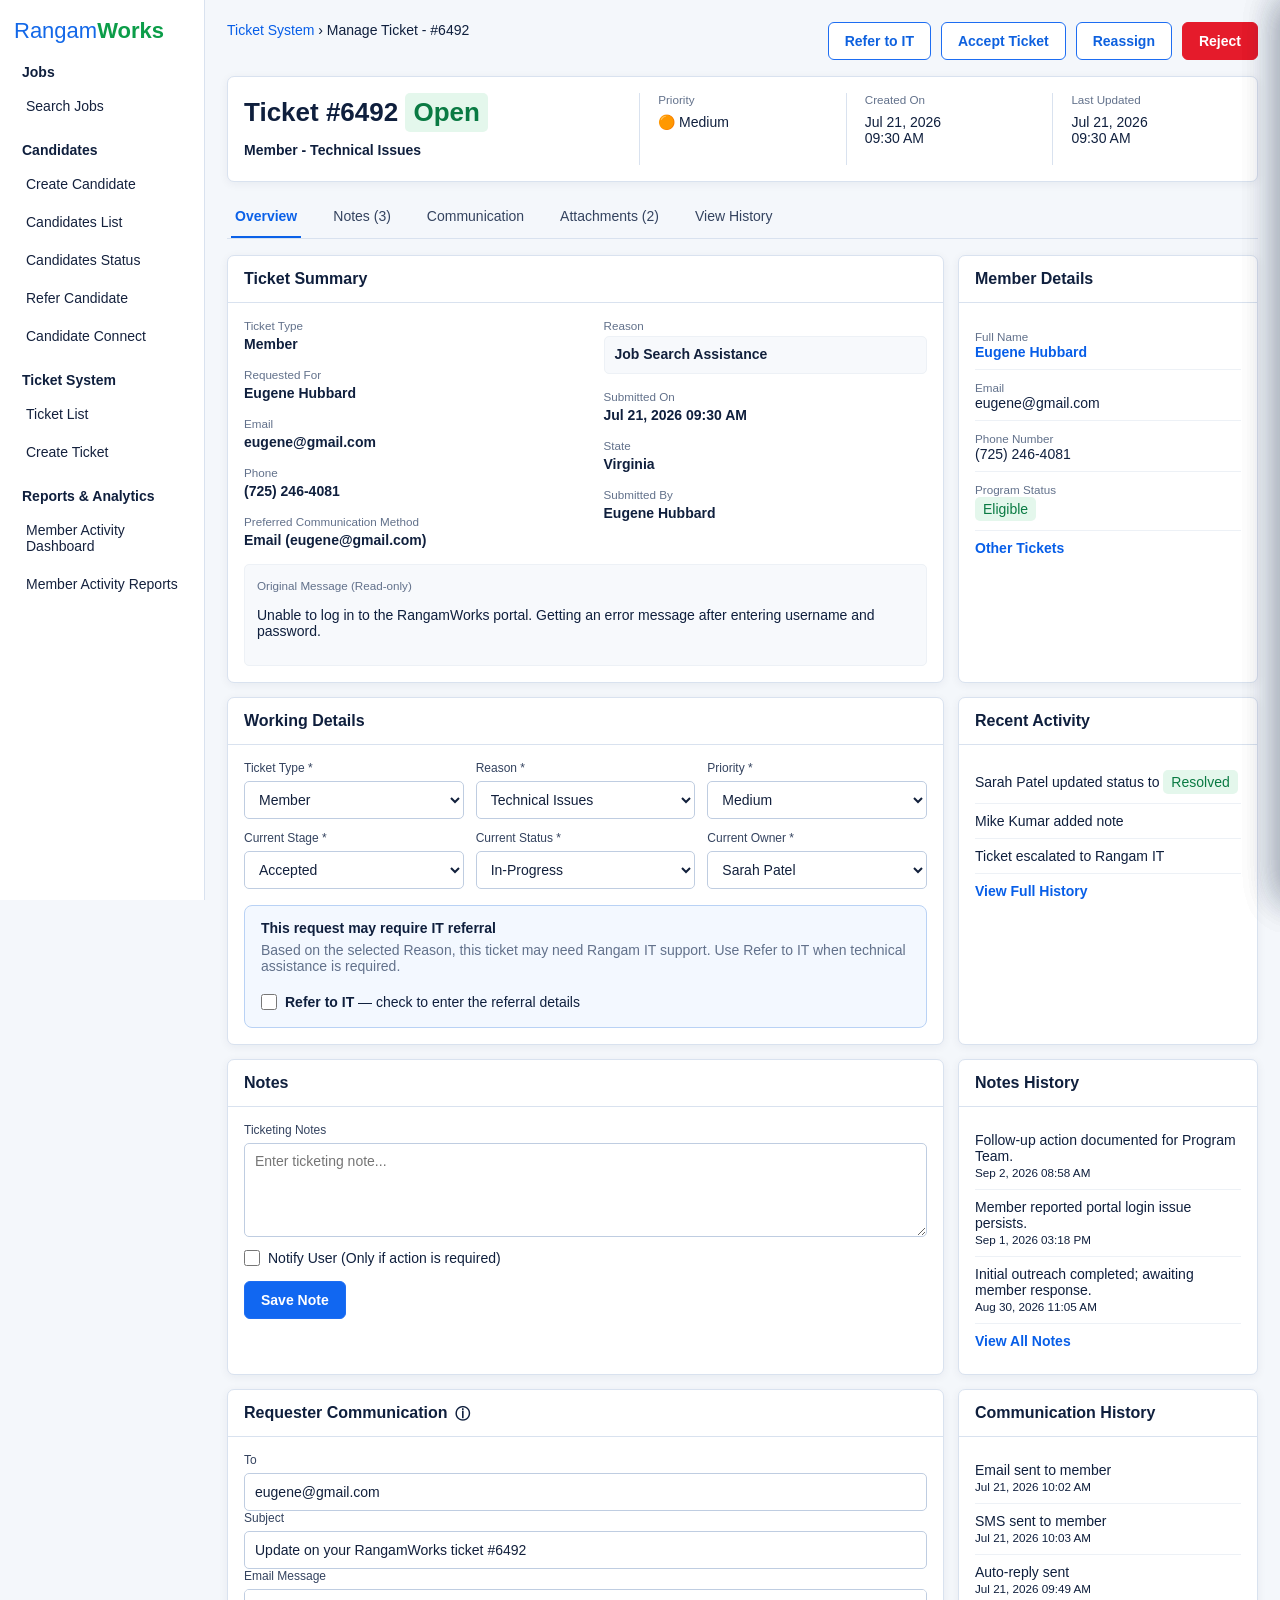
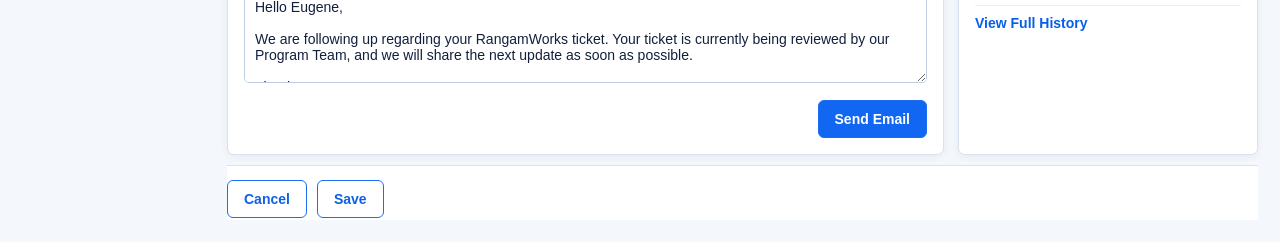
<file: manage-request.html>
<!DOCTYPE html>

<html><head><meta charset="utf-8"/><meta content="width=device-width,initial-scale=1" name="viewport"/><title>RangamWorks Wireframe - Manage Ticket</title><link href="styles.css" rel="stylesheet"/></head><body><div class="app">
<aside class="sidebar"><div class="brand">Rangam<b>Works</b></div><nav class="nav"><h4>Jobs</h4><a href="#">Search Jobs</a><h4>Candidates</h4><a href="#">Create Candidate</a><a href="candidate-details.html">Candidates List</a><a href="#">Candidates Status</a><a href="#">Refer Candidate</a><a href="#">Candidate Connect</a><h4>Ticket System</h4><a href="index.html">Ticket List</a><a href="create-ticket.html">Create Ticket</a><h4>Reports &amp; Analytics</h4><a href="#">Member Activity Dashboard</a><a href="#">Member Activity Reports</a></nav></aside>
<main class="content"><div class="topbar"><div><a href="index.html">Ticket System</a> › Manage Ticket - #6492</div><div class="actions"><button class="btn" id="escalateTechBtn" type="button">Refer to IT</button><button class="btn" id="acceptTicketBtn" type="button">Accept Ticket</button><button class="btn" id="reassignBtn" type="button">Reassign</button><button class="btn danger" id="rejectBtn" type="button">Reject</button></div></div>
<section class="card"><div class="card-b ticket-head"><div><h1>Ticket #6492 <span class="badge green">Open</span></h1><strong>Member - Technical Issues</strong></div><div class="metric"><small>Priority</small>🟠 Medium</div><div class="metric"><small>Created On</small>Jul 21, 2026<br/>09:30 AM</div><div class="metric"><small>Last Updated</small>Jul 21, 2026<br/>09:30 AM</div></div></section>
<div class="tabs"><a class="active" href="manage-request.html">Overview</a><a href="notes.html">Notes (3)</a><a href="communication-email.html">Communication</a><a href="attachments.html">Attachments (2)</a><a href="view-history.html">View History</a></div>
<div class="manage-section-grid"><section class="card manage-main-card summary-row"><div class="card-h">Ticket Summary</div><div class="card-b"><div class="summary-grid ticket-summary-grid">
<div class="summary-column">
<div class="summary-item"><small>Ticket Type</small><b>Member</b></div>
<div class="summary-item"><small>Requested For</small><b>Eugene Hubbard</b></div>
<div class="summary-item"><small>Email</small><b>eugene@gmail.com</b></div>
<div class="summary-item"><small>Phone</small><b>(725) 246-4081</b></div>
<div class="summary-item"><small>Preferred Communication Method</small><b>Email (eugene@gmail.com)</b></div>
</div>
<div class="summary-column">
<div class="summary-item"><small>Reason</small><div aria-readonly="true" class="readonly summary-readonly">Job Search Assistance</div></div>
<div class="summary-item"><small>Submitted On</small><b>Jul 21, 2026 09:30 AM</b></div>
<div class="summary-item"><small>State</small><b>Virginia</b></div>
<div class="summary-item"><small>Submitted By</small><b>Eugene Hubbard</b></div>
</div>
</div><div class="readonly" style="margin-top:16px"><small class="muted">Original Message (Read-only)</small><p>Unable to log in to the RangamWorks portal. Getting an error message after entering username and password.</p></div></div></section><section class="card right-card manage-side-card summary-row"><div class="card-h">Member Details</div><div class="card-b"><div><small class="muted">Full Name</small><br/><a href="candidate-details.html"><b>Eugene Hubbard</b></a></div><div><small class="muted">Email</small><br/>eugene@gmail.com</div><div><small class="muted">Phone Number</small><br/>(725) 246-4081</div><div><small class="muted">Program Status</small><br/><span class="badge green">Eligible</span></div><div><a href="index.html?candidate=Eugene%20Hubbard"><b>Other Tickets</b></a></div></div></section><section class="card manage-main-card working-row"><div class="card-h">Working Details</div><div class="card-b"><div class="fields"><div class="field"><label>Ticket Type *</label><select id="manageRequestType"><option selected="">Member</option><option>Health Plan</option><option>Program Team</option></select></div><div class="field"><label>Reason *</label><select id="manageCategory"><option>Job Search Assistance</option><option>Resume Assistance</option><option>Career Coaching/Program Support</option><option>Registration Assistance</option><option>Password/Login Support</option><option>Account/Profile Updates</option><option selected="">Technical Issues</option><option>General Questions</option></select></div><div class="field"><label>Priority *</label><select id="managePriority"><option>Low</option><option selected="">Medium</option><option>High</option></select></div><div class="field"><label>Current Stage *</label><select id="manageStage"><option>New</option><option selected="">Accepted</option><option>Forwarded</option><option>Resolved</option><option>No Response</option><option>Resolution Pending</option><option>Rejected</option><option>Withdrawn</option></select></div><div class="field"><label>Current Status *</label><select id="manageStatus"><option>New</option><option selected="">In-Progress</option><option>On-Hold</option><option>Closed</option></select></div><div class="field"><label>Current Owner *</label><select id="currentOwnerSelect"><option>Sarah Patel</option><option>Rangam Team</option><option>Mike Kumar</option></select></div></div>
<div id="technicalReferralPrompt" role="status" aria-live="polite" style="margin-top:16px;padding:14px 16px;border:1px solid #b9d2f5;border-radius:8px;background:#f3f8ff">
  <div style="font-weight:700;margin-bottom:6px">This request may require IT referral</div>
  <div class="muted" style="margin-bottom:10px">Based on the selected Reason, this ticket may need Rangam IT support. Use Refer to IT when technical assistance is required.</div>
  <label class="notify-check-label" for="referToItCheck">
    <input class="small-checkbox" id="referToItCheck" type="checkbox"/>
    <span><b>Refer to IT</b> — check to enter the referral details</span>
  </label>
</div>
</div></section><section class="card right-card manage-side-card working-row"><div class="card-h">Recent Activity</div><div class="card-b"><div>Sarah Patel updated status to <span class="badge green">Resolved</span></div><div>Mike Kumar added note</div><div>Ticket escalated to Rangam IT</div><div><a href="view-history.html"><b>View Full History</b></a></div></div></section><section class="card manage-main-card notes-row"><div class="card-h">Notes</div><div class="card-b"><div class="field"><label>Ticketing Notes</label><textarea id="programTeamNoteText" placeholder="Enter ticketing note..."></textarea></div><label class="notify-check-label"><input class="small-checkbox" id="notifyProgramTeamCheck" type="checkbox"/> <span>Notify User (Only if action is required)</span></label><div class="field hidden" id="notifyProgramTeamFields" style="margin-top:14px"><label>Select User to notify *</label><select id="notifyProgramTeamUser"><option disabled="" selected="" value="">Select Some Options</option><option>Sarah Patel</option><option>Rangam Team</option><option>Mike Kumar</option><option>Jessica Davis</option><option>Alicia Johnson</option><option>Laura Bennett</option></select></div><div style="margin-top:12px"><button class="btn primary" id="addProgramTeamNote">Save Note</button></div></div></section><section class="card right-card manage-side-card notes-row"><div class="card-h">Notes History</div><div class="card-b"><div>Follow-up action documented for Program Team.<br/><small>Sep 2, 2026 08:58 AM</small></div><div>Member reported portal login issue persists.<br/><small>Sep 1, 2026 03:18 PM</small></div><div>Initial outreach completed; awaiting member response.<br/><small>Aug 30, 2026 11:05 AM</small></div><div><a href="notes.html"><b>View All Notes</b></a></div></div></section><section class="card manage-main-card communication-row"><div class="card-h requester-communication-title">Requester Communication <button class="title-tooltip" id="requesterCommTooltipBtn" type="button" aria-expanded="false" aria-describedby="requesterCommTooltipText" aria-label="About Requester Communication">ⓘ</button><span class="title-tooltip-text" id="requesterCommTooltipText" role="tooltip">Compose and send email to the ticket requester. Sent emails are saved in Communication and View History.</span></div><div class="card-b">
<div class="field"><label>To</label><input id="emailTo" type="email" value="eugene@gmail.com"/></div>
<div class="field"><label>Subject</label><input id="emailSubject" value="Update on your RangamWorks ticket #6492"/></div>
<div class="field"><label>Email Message</label><textarea id="emailMessage">Hello Eugene,

We are following up regarding your RangamWorks ticket. Your ticket is currently being reviewed by our Program Team, and we will share the next update as soon as possible.

Thank you,
RangamWorks Program Team</textarea></div>
<div style="margin-top:14px;text-align:right"><button class="btn primary" id="sendEmailBtn" type="button">Send Email</button></div>
</div></section><section class="card right-card manage-side-card communication-row"><div class="card-h">Communication History</div><div class="card-b"><div>Email sent to member<br/><small>Jul 21, 2026 10:02 AM</small></div><div>SMS sent to member<br/><small>Jul 21, 2026 10:03 AM</small></div><div>Auto-reply sent<br/><small>Jul 21, 2026 09:49 AM</small></div><div><a href="communication-email.html"><b>View Full History</b></a></div></div></section></div>
<div class="sticky-actions"><div class="actions"><button class="btn">Cancel</button><button class="btn" id="manageTicketSaveBtn" type="button">Save</button></div></div>
</main></div>
<div aria-hidden="true" class="drawer-backdrop" id="drawerBackdrop"></div>
<aside aria-hidden="true" aria-labelledby="escalateDrawerTitle" aria-modal="true" class="action-drawer" id="escalateDrawer" role="dialog">
<div class="drawer-head"><div><h2 id="escalateDrawerTitle">Refer to IT</h2><p class="muted">Provide the technical referring details.</p></div><button aria-label="Close" class="drawer-close" data-close-drawer="" type="button">×</button></div>
<div class="drawer-body">
<div class="field"><label for="escalationReason">Referring Reason *</label><textarea id="escalationReason" placeholder="Enter the reason for technical referral"></textarea></div>
<div class="field"><label for="rangamItOwner">Rangam IT Owner</label><input aria-readonly="true" id="rangamItOwner" readonly="" value="rangamworks@rangam.com"/></div>
</div>
<div class="drawer-footer"><button class="btn" data-close-drawer="" type="button">Cancel</button><button class="btn primary" data-save-drawer="escalateDrawer" type="button">Save &amp; Notify</button></div>
</aside>
<aside aria-hidden="true" aria-labelledby="reassignDrawerTitle" aria-modal="true" class="action-drawer" id="reassignDrawer" role="dialog">
<div class="drawer-head"><div><h2 id="reassignDrawerTitle">Reassign Ticket</h2><p class="muted">Select the new owner and provide a reason.</p></div><button aria-label="Close" class="drawer-close" data-close-drawer="" type="button">×</button></div>
<div class="drawer-body">
<div class="field"><label for="reassignReason">Reason *</label><textarea id="reassignReason" placeholder="Enter reason for reassignment"></textarea></div>
<div class="field"><label for="reassignOwner">Choose Owner to Reassign *</label><select id="reassignOwner"><option disabled="" selected="" value="">Select owner</option><option>Rangam Team</option><option>Mike Kumar</option><option>Jessica Davis</option><option>Alicia Johnson</option><option>Laura Bennett</option></select></div>
</div>
<div class="drawer-footer"><button class="btn" data-close-drawer="" type="button">Cancel</button><button class="btn primary" data-save-drawer="reassignDrawer" type="button">Save &amp; Notify</button></div>
</aside>
<aside aria-hidden="true" aria-labelledby="rejectDrawerTitle" aria-modal="true" class="action-drawer" id="rejectDrawer" role="dialog">
<div class="drawer-head"><div><h2 id="rejectDrawerTitle">Reject Ticket</h2><p class="muted">Enter the reason for rejecting this ticket.</p></div><button aria-label="Close" class="drawer-close" data-close-drawer="" type="button">×</button></div>
<div class="drawer-body">
<div class="field"><label for="rejectReason">Reason *</label><textarea id="rejectReason" placeholder="Enter rejection reason"></textarea></div>
</div>
<div class="drawer-footer"><button class="btn" data-close-drawer="" type="button">Cancel</button><button class="btn primary" data-save-drawer="rejectDrawer" type="button">Save</button></div>
</aside>
<script src="app.js"></script></body></html>
</file>
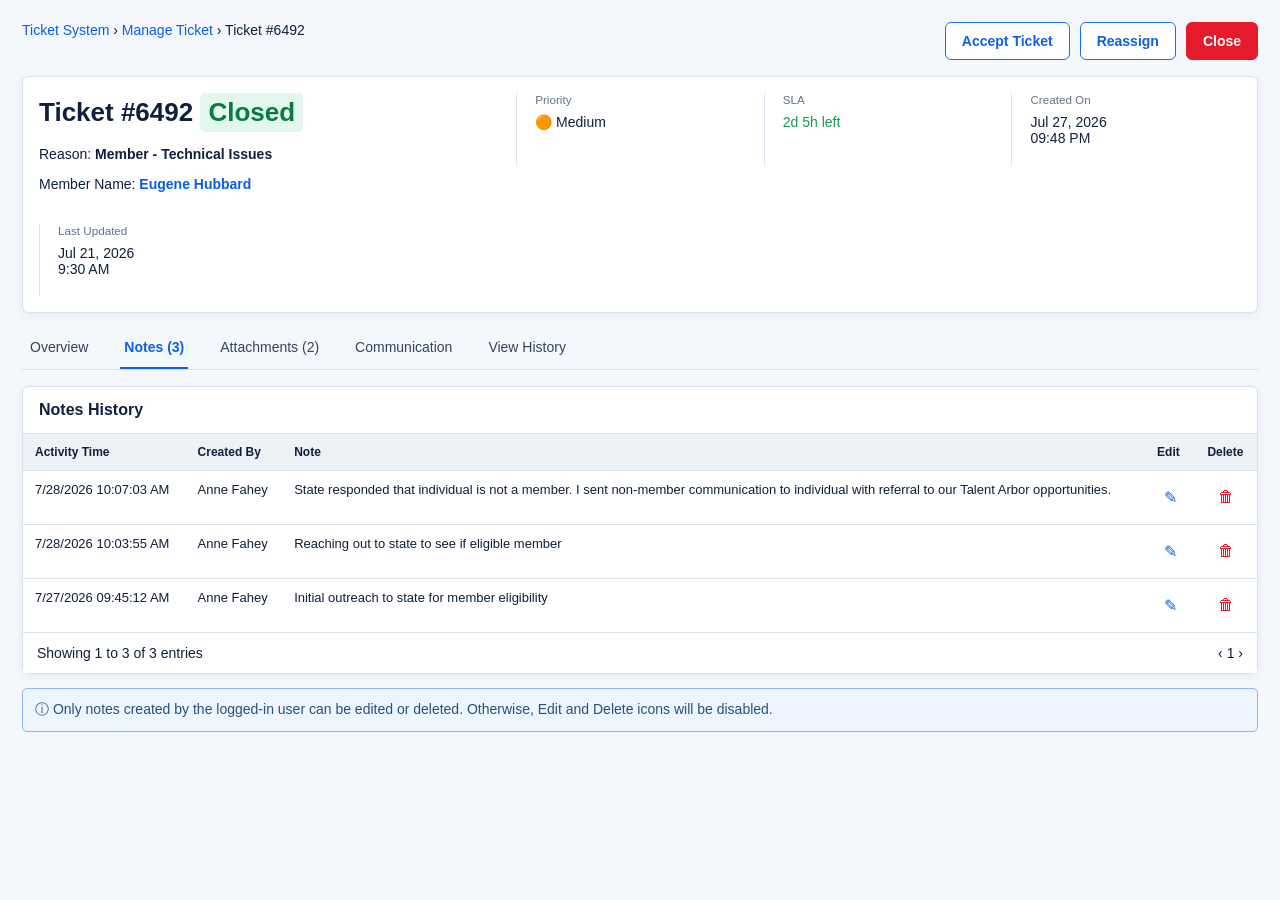
<file: notes.html>
<!DOCTYPE html>

<html><head><meta charset="utf-8"/><meta content="width=device-width,initial-scale=1" name="viewport"/><title>RangamWorks Wireframe - Notes</title><link href="styles.css" rel="stylesheet"/></head><body><main class="content" style="max-width:1500px;margin:auto"><div class="topbar"><div><a href="index.html">Ticket System</a> › <a href="manage-request.html">Manage Ticket</a> › Ticket #6492</div><div class="actions"><button class="btn">Accept Ticket</button><button class="btn">Reassign</button><button class="btn danger">Close</button></div></div><section class="card"><div class="card-b ticket-head"><div><h1>Ticket #6492 <span class="badge green">Closed</span></h1><p>Reason: <b>Member - Technical Issues</b></p><p>Member Name: <a href="candidate-details.html"><b>Eugene Hubbard</b></a></p></div><div class="metric"><small>Priority</small>🟠 Medium</div><div class="metric"><small>SLA</small><span style="color:var(--green)">2d 5h left</span></div><div class="metric"><small>Created On</small>Jul 27, 2026<br/>09:48 PM</div><div class="metric"><small>Last Updated</small>Jul 21, 2026<br/>9:30 AM</div></div></section><div class="tabs"><a href="manage-request.html">Overview</a><a class="active" href="notes.html">Notes (<span id="notesCount">3</span>)</a><a href="attachments.html">Attachments (2)</a><a href="communication-email.html">Communication</a><a href="view-history.html">View History</a></div>
<section class="card"><div class="card-h">Notes History</div><div class="table-wrap" style="border:0;border-radius:0"><table id="notesTable"><thead><tr><th>Activity Time</th><th>Created By</th><th>Note</th><th>Edit</th><th>Delete</th></tr></thead><tbody id="notesHistoryBody">
<tr data-creator="Anne Fahey" data-note="State responded that individual is not a member. I sent non-member communication to individual with referral to our Talent Arbor opportunities." data-time="7/28/2026 10:07:03 AM"><td>7/28/2026 10:07:03 AM</td><td>Anne Fahey</td><td class="note-cell">State responded that individual is not a member. I sent non-member communication to individual with referral to our Talent Arbor opportunities.</td><td class="note-actions"><button data-edit-note="">✎</button></td><td class="note-actions"><button class="danger-text" data-delete-note="">🗑</button></td></tr>
<tr data-creator="Anne Fahey" data-note="Reaching out to state to see if eligible member" data-time="7/28/2026 10:03:55 AM"><td>7/28/2026 10:03:55 AM</td><td>Anne Fahey</td><td class="note-cell">Reaching out to state to see if eligible member</td><td class="note-actions"><button data-edit-note="">✎</button></td><td class="note-actions"><button class="danger-text" data-delete-note="">🗑</button></td></tr>
<tr data-creator="Anne Fahey" data-note="Initial outreach to state for member eligibility" data-time="7/27/2026 09:45:12 AM"><td>7/27/2026 09:45:12 AM</td><td>Anne Fahey</td><td class="note-cell">Initial outreach to state for member eligibility</td><td class="note-actions"><button data-edit-note="">✎</button></td><td class="note-actions"><button class="danger-text" data-delete-note="">🗑</button></td></tr>
</tbody></table><div class="footer-row"><span id="notesShowing">Showing 1 to 3 of 3 entries</span><span>‹ 1 ›</span></div></div></section><div class="info">ⓘ Only notes created by the logged-in user can be edited or deleted. Otherwise, Edit and Delete icons will be disabled.</div>
</main>
<div class="modal-backdrop" id="editNoteModal"><div class="modal"><div class="modal-h">Edit Note <button class="icon-btn" data-close="editNoteModal">✕</button></div><div class="modal-b"><div class="field"><label>Note *</label><textarea id="editNoteText"></textarea></div><div class="field"><label>Created By</label><input id="editNoteCreator" readonly=""/></div><div class="field"><label>Activity Time</label><input id="editNoteTime" readonly=""/></div></div><div class="modal-f"><button class="btn" data-close="editNoteModal">Cancel</button><button class="btn primary" id="saveEditNote">Save Changes</button></div></div></div>
<div class="modal-backdrop" id="deleteNoteModal"><div class="modal" style="max-width:420px"><div class="modal-h">Delete Note <button class="icon-btn" data-close="deleteNoteModal">✕</button></div><div class="modal-b" style="text-align:center"><div style="font-size:38px;color:var(--red)">⚠</div><h2>Delete Note</h2><p>Are you sure you want to delete this note? This action cannot be undone.</p></div><div class="modal-f"><button class="btn" data-close="deleteNoteModal">Cancel</button><button class="btn danger" id="confirmDeleteNote">Delete</button></div></div></div>
<script src="app.js"></script></body></html>
</file>
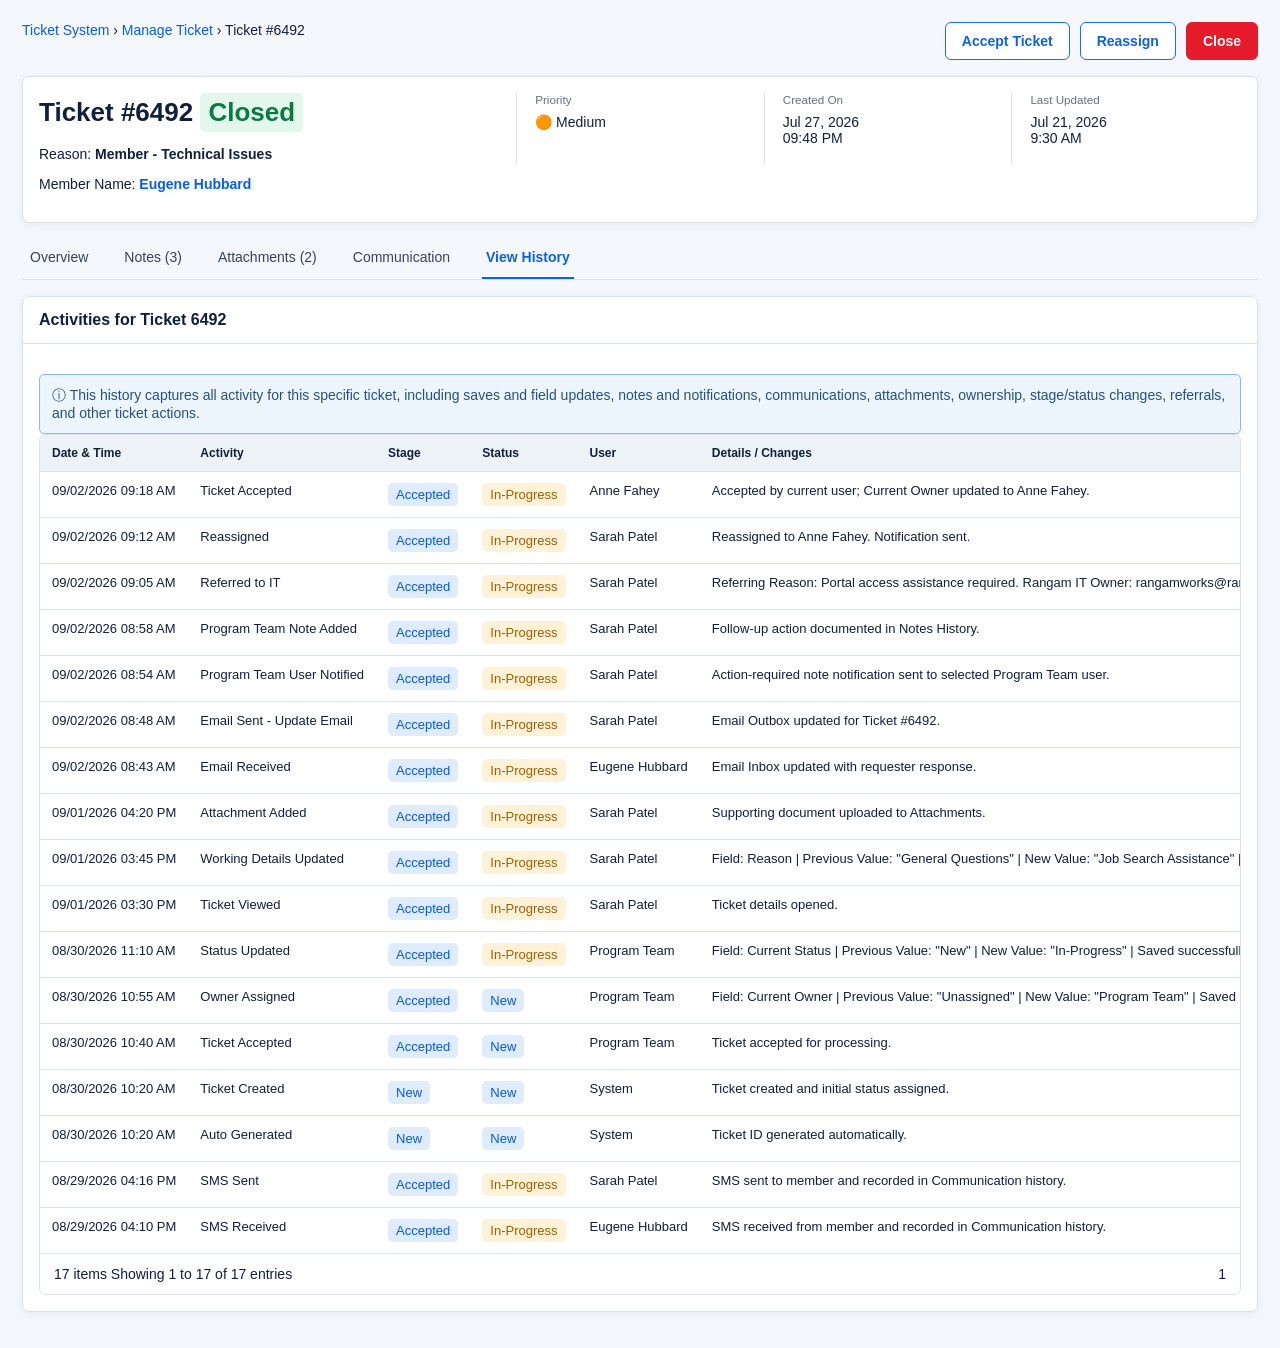
<file: view-history.html>
<!DOCTYPE html>

<html><head><meta charset="utf-8"/><meta content="width=device-width,initial-scale=1" name="viewport"/><title>RangamWorks Wireframe - View History</title><link href="styles.css" rel="stylesheet"/></head><body class="view-history-page"><main class="content" style="max-width:1500px;margin:auto"><div class="topbar"><div><a href="index.html">Ticket System</a> › <a href="manage-request.html">Manage Ticket</a> › Ticket #6492</div><div class="actions"><button class="btn">Accept Ticket</button><button class="btn">Reassign</button><button class="btn danger">Close</button></div></div><section class="card"><div class="card-b ticket-head"><div><h1>Ticket #6492 <span class="badge green">Closed</span></h1><p>Reason: <b>Member - Technical Issues</b></p><p>Member Name: <a href="candidate-details.html"><b>Eugene Hubbard</b></a></p></div><div class="metric"><small>Priority</small>🟠 Medium</div><div class="metric"><small>Created On</small>Jul 27, 2026<br/>09:48 PM</div><div class="metric"><small>Last Updated</small>Jul 21, 2026<br/>9:30 AM</div></div></section><div class="tabs"><a href="manage-request.html">Overview</a><a href="notes.html">Notes (3)</a><a href="attachments.html">Attachments (2)</a><a href="communication-email.html">Communication</a><a class="active" href="view-history.html">View History</a></div>
<section class="card"><div class="card-h">Activities for Ticket <span id="historyTicketId">6492</span></div><div class="card-b"><div class="info">ⓘ This history captures all activity for this specific ticket, including saves and field updates, notes and notifications, communications, attachments, ownership, stage/status changes, referrals, and other ticket actions.</div><div class="table-wrap"><table><thead><tr><th>Date &amp; Time</th><th>Activity</th><th>Stage</th><th>Status</th><th>User</th><th>Details / Changes</th></tr></thead><tbody id="viewHistoryAuditBody"><tr><td>09/02/2026 09:18 AM</td><td>Ticket Accepted</td><td><span class="badge green">Accepted</span></td><td><span class="badge orange">In-Progress</span></td><td>Anne Fahey</td><td>Accepted by current user; Current Owner updated to Anne Fahey.</td></tr><tr><td>09/02/2026 09:12 AM</td><td>Reassigned</td><td><span class="badge green">Accepted</span></td><td><span class="badge orange">In-Progress</span></td><td>Sarah Patel</td><td>Reassigned to Anne Fahey. Notification sent.</td></tr><tr><td>09/02/2026 09:05 AM</td><td>Referred to IT</td><td><span class="badge green">Accepted</span></td><td><span class="badge orange">In-Progress</span></td><td>Sarah Patel</td><td>Referring Reason: Portal access assistance required. Rangam IT Owner: rangamworks@rangam.com. Notification sent.</td></tr><tr><td>09/02/2026 08:58 AM</td><td>Program Team Note Added</td><td><span class="badge green">Accepted</span></td><td><span class="badge orange">In-Progress</span></td><td>Sarah Patel</td><td>Follow-up action documented in Notes History.</td></tr><tr><td>09/02/2026 08:54 AM</td><td>Program Team User Notified</td><td><span class="badge green">Accepted</span></td><td><span class="badge orange">In-Progress</span></td><td>Sarah Patel</td><td>Action-required note notification sent to selected Program Team user.</td></tr><tr><td>09/02/2026 08:48 AM</td><td>Email Sent - Update Email</td><td><span class="badge green">Accepted</span></td><td><span class="badge orange">In-Progress</span></td><td>Sarah Patel</td><td>Email Outbox updated for Ticket #6492.</td></tr><tr><td>09/02/2026 08:43 AM</td><td>Email Received</td><td><span class="badge green">Accepted</span></td><td><span class="badge orange">In-Progress</span></td><td>Eugene Hubbard</td><td>Email Inbox updated with requester response.</td></tr><tr><td>09/01/2026 04:20 PM</td><td>Attachment Added</td><td><span class="badge green">Accepted</span></td><td><span class="badge orange">In-Progress</span></td><td>Sarah Patel</td><td>Supporting document uploaded to Attachments.</td></tr><tr><td>09/01/2026 03:45 PM</td><td>Working Details Updated</td><td><span class="badge green">Accepted</span></td><td><span class="badge orange">In-Progress</span></td><td>Sarah Patel</td><td>Category updated to Job Search Assistance.</td></tr><tr><td>09/01/2026 03:30 PM</td><td>Ticket Viewed</td><td><span class="badge green">Accepted</span></td><td><span class="badge orange">In-Progress</span></td><td>Sarah Patel</td><td>Ticket details opened.</td></tr><tr><td>08/30/2026 11:10 AM</td><td>Status Updated</td><td><span class="badge green">Accepted</span></td><td><span class="badge orange">In-Progress</span></td><td>Program Team</td><td>Current Status changed to In-Progress.</td></tr><tr><td>08/30/2026 10:55 AM</td><td>Owner Assigned</td><td><span class="badge green">Accepted</span></td><td><span class="badge blue">New</span></td><td>Program Team</td><td>Current Owner assigned.</td></tr><tr><td>08/30/2026 10:40 AM</td><td>Ticket Accepted</td><td><span class="badge green">Accepted</span></td><td><span class="badge blue">New</span></td><td>Program Team</td><td>Ticket accepted for processing.</td></tr><tr><td>08/30/2026 10:20 AM</td><td>Ticket Created</td><td><span class="badge blue">New</span></td><td><span class="badge blue">New</span></td><td>System</td><td>Ticket created and initial status assigned.</td></tr><tr><td>08/30/2026 10:20 AM</td><td>Auto Generated</td><td><span class="badge blue">New</span></td><td><span class="badge blue">New</span></td><td>System</td><td>Ticket ID generated automatically.</td></tr></tbody></table><div class="footer-row"><span id="historyShowing">15 items &nbsp; Showing 1 to 15 of 15 entries</span><span>1</span></div></div></div></section></main><script src="app.js"></script></body></html>
</file>
<file: styles.css>
:root{--blue:#1167f1;--blue2:#eaf2ff;--text:#0f1f3d;--muted:#62718b;--line:#d9e2ef;--panel:#fff;--bg:#f4f7fb;--green:#159957;--greenbg:#e4f7ec;--orange:#c97700;--orangebg:#fff2d8;--red:#e21b2d;--redbg:#ffe8eb;--shadow:0 2px 10px rgba(15,31,61,.06)}
*{box-sizing:border-box}html,body{margin:0;padding:0;font-family:Inter,Segoe UI,Arial,sans-serif;color:var(--text);background:var(--bg);font-size:14px}body{min-height:100vh}a{color:#075ee8;text-decoration:none}a:hover{text-decoration:underline}.app{display:grid;grid-template-columns:205px minmax(0,1fr);min-height:100vh}.sidebar{background:#fff;border-right:1px solid var(--line);padding:18px 14px;position:sticky;top:0;height:100vh;overflow:auto}.brand{font-size:22px;color:#1368e8;margin-bottom:20px}.brand b{color:#0c9d49}.nav h4{margin:18px 8px 8px;font-size:14px}.nav a{display:block;padding:10px 12px;border-radius:6px;color:#14213d;margin:2px 0}.nav a.active{background:#e7efff;color:#0b61e8;font-weight:700}.content{padding:22px;min-width:0}.topbar{display:flex;justify-content:space-between;align-items:flex-start;gap:16px;margin-bottom:16px}.topbar h1{margin:0 0 6px;font-size:28px}.actions{display:flex;gap:10px;align-items:center;flex-wrap:wrap}.btn{border:1px solid #1d6df2;background:#fff;color:#0e61df;border-radius:6px;padding:10px 16px;min-height:38px;cursor:pointer;font:inherit;font-weight:600;text-decoration:none;display:inline-flex;align-items:center;justify-content:center}.btn:hover{text-decoration:none;background:#f6f9ff}.btn.primary{background:#1167f1;color:#fff}.btn.danger{background:#e51b2b;color:#fff;border-color:#e51b2b}.btn.ghost-danger{color:#e51b2b;border-color:#e51b2b}.card{background:var(--panel);border:1px solid var(--line);border-radius:7px;margin-bottom:14px;box-shadow:var(--shadow);overflow:hidden}.card-h{padding:14px 16px;font-weight:700;border-bottom:1px solid var(--line);font-size:16px}.card-b{padding:16px}.kpis{display:grid;grid-template-columns:repeat(6,minmax(0,1fr));gap:10px;margin-bottom:14px}.kpi{background:#fff;border:1px solid var(--line);border-radius:7px;padding:15px;display:flex;flex-direction:column;min-height:72px}.kpi strong{font-size:20px}.muted{color:var(--muted)}.filters,.fields{display:grid;grid-template-columns:repeat(3,minmax(0,1fr));gap:12px}.filters{grid-template-columns:2fr repeat(8,minmax(0,1fr))}.field{min-width:0}.field.wide{grid-column:span 2}.field label{display:block;font-size:12px;margin-bottom:6px;color:#34435f}.field input,.field select,.field textarea,select,input,textarea{width:100%;border:1px solid #bfcde1;border-radius:5px;padding:9px 10px;background:#fff;color:#12203c;font:inherit;min-height:38px}.field textarea,textarea{min-height:94px;resize:vertical}.filters-actions,.split-actions{display:flex;justify-content:flex-end;gap:10px;margin-top:14px;align-items:center}.table-wrap{background:#fff;border:1px solid var(--line);border-radius:7px;overflow:auto}table{border-collapse:collapse;width:100%;min-width:880px}th,td{padding:11px 12px;border-bottom:1px solid var(--line);text-align:left;vertical-align:top;white-space:nowrap}th{background:#edf2f7;font-size:12px}td{font-size:13px}.footer-row{display:flex;justify-content:space-between;padding:12px 14px;gap:16px}.badge{display:inline-block;padding:4px 8px;border-radius:5px;background:#edf1f6}.badge.blue{background:#dfebff;color:#075bd5}.badge.green{background:var(--greenbg);color:#0a7a43}.badge.orange{background:var(--orangebg);color:#a35d00}.badge.red{background:var(--redbg);color:#c91829}.pill{display:inline-flex;width:28px;height:28px;border-radius:50%;background:#e6ebff;color:#3855c7;align-items:center;justify-content:center;margin-right:4px}.icon-btn,.note-actions button{border:0;background:transparent;cursor:pointer;font-size:16px;color:#075ee8;padding:6px}.danger-text{color:#e21b2d!important}.ticket-head{display:grid;grid-template-columns:2fr repeat(4,1fr);gap:18px;align-items:start}.ticket-head h1{margin:0 0 10px;font-size:26px}.metric{border-left:1px solid var(--line);padding-left:18px;display:flex;flex-direction:column;gap:8px;min-height:72px}.metric small,.summary-item small{color:var(--muted);display:block}.tabs{display:flex;gap:28px;border-bottom:1px solid var(--line);margin:8px 0 16px;padding:0 4px}.tabs a{color:#34435f;padding:12px 4px;border-bottom:2px solid transparent}.tabs a.active{color:#0b61e8;border-color:#0b61e8;font-weight:700}.grid-2{display:grid;grid-template-columns:minmax(0,1fr) 300px;gap:14px}.summary-grid{display:grid;grid-template-columns:1fr 1fr;gap:16px 28px}.summary-item{display:flex;flex-direction:column;gap:4px}.readonly{background:#f7f9fc;border:1px solid #edf1f6;border-radius:5px;padding:12px}.right-card .card-b>div{padding:9px 0;border-bottom:1px solid #edf1f6}.right-card .card-b>div:last-child{border:0}.radio-row{display:flex;gap:18px;align-items:center;min-height:38px}.radio-row label{margin:0;display:inline-flex;gap:6px;align-items:center}.radio-row input{width:auto;min-height:auto}.hidden{display:none!important}.sticky-actions{display:flex;justify-content:space-between;align-items:center;gap:16px;background:#fff;border-top:1px solid var(--line);padding:14px 0 2px;margin-top:10px}.dropzone{border:1px dashed #8db6f6;padding:24px;text-align:center;border-radius:4px;color:#0b61e8;cursor:pointer}.info{background:#edf5ff;border:1px solid #8bb6ff;border-radius:5px;padding:12px;margin-top:14px;color:#28507f}.modal-backdrop{display:none;position:fixed;inset:0;background:rgba(22,34,50,.58);z-index:1000;align-items:center;justify-content:center;padding:20px}.modal-backdrop.open{display:flex}.modal{background:#fff;border-radius:12px;width:min(650px,95vw);max-height:90vh;overflow:auto;box-shadow:0 20px 55px rgba(0,0,0,.25)}.modal-h,.modal-f{padding:16px 20px;border-bottom:1px solid var(--line);display:flex;justify-content:space-between;align-items:center}.modal-h{font-size:18px;font-weight:700}.modal-f{border-top:1px solid var(--line);border-bottom:0;justify-content:flex-end;gap:10px}.modal-b{padding:16px 20px}.modal-x{border:0;background:#f1f4f8;border-radius:7px;width:34px;height:34px;font-size:20px;cursor:pointer}.status-title{font-size:18px;font-weight:700}.status-subtitle{margin-top:5px}.status-steps{display:grid;grid-template-columns:repeat(3,1fr);gap:8px;margin-bottom:20px}.status-step{padding:12px;border-radius:7px;text-align:center;background:#e5f5ed;color:#087542;font-weight:600}.status-step.current{background:#1675e8;color:#fff}.status-timeline{position:relative;margin-left:10px}.status-event{display:grid;grid-template-columns:22px 1fr;gap:10px;padding-bottom:18px;position:relative}.status-event:before{content:"";position:absolute;left:6px;top:15px;bottom:-2px;border-left:2px solid #b8cff5}.status-event:last-child:before{display:none}.timeline-dot{width:14px;height:14px;border-radius:50%;background:#2d8cff;border:3px solid #d9e9ff;margin-top:2px;z-index:1}.status-event p{margin-bottom:0;color:#51627e}.note-cell{white-space:normal;min-width:340px}.note-actions{text-align:center}.content[style*="max-width"]{background:var(--bg)}
@media(max-width:1200px){.kpis{grid-template-columns:repeat(3,1fr)}.filters{grid-template-columns:repeat(3,1fr)}.ticket-head{grid-template-columns:2fr 1fr 1fr}.ticket-head .metric:nth-last-child(-n+2){display:none}.grid-2{grid-template-columns:1fr}.right-card{display:block}}
@media(max-width:760px){.app{grid-template-columns:1fr}.sidebar{position:static;height:auto}.content{padding:12px}.topbar{flex-direction:column}.kpis{grid-template-columns:repeat(2,1fr)}.filters,.fields,.summary-grid{grid-template-columns:1fr}.field.wide{grid-column:auto}.ticket-head{grid-template-columns:1fr}.metric{border-left:0;border-top:1px solid var(--line);padding:10px 0}.tabs{gap:14px;overflow:auto}.status-steps{grid-template-columns:1fr}.footer-row{flex-direction:column}.sticky-actions{flex-direction:column;align-items:stretch}.actions{width:100%}.actions .btn{flex:1}}


.candidate-search-field{grid-column:span 2}
.sort-head{border:0;background:transparent;color:inherit;font:inherit;font-weight:700;padding:0;display:inline-flex;align-items:center;gap:5px;cursor:pointer;white-space:nowrap}
.sort-head span{color:#6b7a91;font-size:12px}
.sort-head:focus-visible{outline:2px solid #1167f1;outline-offset:3px;border-radius:2px}


.request-filter-layout{grid-template-columns:2fr repeat(6,minmax(0,1fr))}
.request-filter-layout .candidate-search-field{grid-column:auto}
.request-filter-layout .date-row-start{grid-column:1}
@media(max-width:1200px){
  .request-filter-layout{grid-template-columns:repeat(3,minmax(0,1fr))}
  .request-filter-layout .candidate-search-field{grid-column:span 2}
  .request-filter-layout .date-row-start{grid-column:auto}
}
@media(max-width:760px){
  .request-filter-layout{grid-template-columns:1fr}
  .request-filter-layout .candidate-search-field{grid-column:auto}
}


/* Request List ticket summary tiles */
.kpis .kpi{position:relative;overflow:hidden;border-top:4px solid transparent}
.kpis .kpi:nth-child(1){background:#eef5ff;border-top-color:#2f73da}
.kpis .kpi:nth-child(2){background:#eef8ff;border-top-color:#2585bd}
.kpis .kpi:nth-child(3){background:#fff7e8;border-top-color:#d99019}
.kpis .kpi:nth-child(4){background:#f4f1ff;border-top-color:#7967c8}
.kpis .kpi:nth-child(5){background:#edf9f2;border-top-color:#27945a}
.kpis .kpi:nth-child(6){background:#fff0f1;border-top-color:#cf4c57}
.kpis .kpi strong{margin-bottom:3px}

/* Manage Request slide-in action drawers */
.ticket-head{grid-template-columns:2fr repeat(5,minmax(0,1fr))}
.drawer-backdrop{position:fixed;inset:0;background:rgba(15,31,61,.35);z-index:1090;opacity:0;visibility:hidden;transition:opacity .2s ease,visibility .2s ease}
.drawer-backdrop.open{opacity:1;visibility:visible}
.action-drawer{position:fixed;top:0;right:0;width:min(430px,94vw);height:100%;background:#fff;z-index:1100;box-shadow:-12px 0 35px rgba(15,31,61,.18);transform:translateX(102%);transition:transform .24s ease;display:flex;flex-direction:column}
.action-drawer.open{transform:translateX(0)}
.drawer-head{display:flex;justify-content:space-between;gap:16px;align-items:flex-start;padding:20px;border-bottom:1px solid var(--line)}
.drawer-head h2{margin:0 0 5px;font-size:21px}.drawer-head p{margin:0}
.drawer-close{border:0;background:#f1f4f8;border-radius:7px;width:36px;height:36px;font-size:22px;cursor:pointer;flex:0 0 auto}
.drawer-body{padding:20px;display:grid;gap:18px;overflow:auto;flex:1}
.drawer-footer{display:flex;justify-content:flex-end;gap:10px;padding:16px 20px;border-top:1px solid var(--line);background:#fff}
.action-drawer input[readonly]{background:#f4f7fb;color:#53627a}
@media(max-width:1200px){.ticket-head{grid-template-columns:2fr 1fr 1fr}.ticket-head .metric:nth-last-child(-n+3){display:none}}
@media(max-width:760px){.ticket-head{grid-template-columns:1fr}.ticket-head .metric{display:flex!important}}
@media(prefers-reduced-motion:reduce){.action-drawer,.drawer-backdrop{transition:none}}

/* Ticket Summary two-column arrangement */
.ticket-summary-grid{grid-template-columns:1fr 1fr;align-items:start;gap:20px 36px}
.summary-column{display:grid;gap:16px}
.summary-readonly{padding:9px 10px;min-height:38px;background:#f7f9fc;color:#12203c;font-weight:700}
@media(max-width:760px){.ticket-summary-grid{grid-template-columns:1fr}}

.notify-check-label{display:inline-flex;align-items:center;gap:8px;cursor:pointer;margin-top:10px}
.notify-check-label .small-checkbox{width:16px;height:16px;min-height:0;padding:0;margin:0;flex:0 0 16px}

/* Ticket List: five summary tiles after removing Overdue */
.kpis{grid-template-columns:repeat(5,minmax(0,1fr))}
@media(max-width:1200px){.kpis{grid-template-columns:repeat(3,1fr)}}
@media(max-width:760px){.kpis{grid-template-columns:repeat(2,1fr)}}


/* Create Ticket page based on Contact Us reference */
.create-ticket-content{padding-top:0}
.environment-banner{max-width:1250px;margin:0 auto 10px;background:#ff676d;color:#111;text-align:center;font-size:16px;font-weight:700;padding:5px 12px;border-radius:4px}
.utility-bar{height:68px;background:#fff;box-shadow:0 4px 16px rgba(15,31,61,.08);display:flex;align-items:center;justify-content:space-between;padding:0 18px;margin-bottom:14px}
.utility-menu{border:0;background:transparent;font-size:23px;color:#24425a;cursor:pointer}
.utility-icons{font-weight:600;color:#111}
.contact-form-shell{background:#fff0;border:0;max-width:930px;padding:0 2px}
.contact-form-shell h1{font-size:26px;margin:0 0 15px}
.contact-intro{font-size:17px;margin:0 0 14px}
.required-note{margin:0 0 14px;color:#26364f}.required-note span,.contact-field label span,.preferred-communication legend span{color:#e31f32}
.contact-grid{display:grid;grid-template-columns:1fr 1fr;gap:22px 24px}
.contact-field label,.preferred-communication legend{display:block;font-size:16px;color:#455474;margin-bottom:8px}
.contact-field input,.contact-field select,.contact-field textarea{font-size:17px;min-height:40px;border:1px solid #174cff;border-radius:4px;background:#fff;color:#111;padding:8px 12px}
.contact-field textarea{min-height:100px}
.full-width{grid-column:1 / -1}
.preferred-communication{grid-column:1 / -1;border:0;margin:0;padding:0}
.preferred-communication label{display:inline-flex;align-items:center;gap:6px;font-size:17px;margin-right:20px;color:#111}
.preferred-communication input[type="radio"]{width:19px;height:19px;min-height:0;margin:0;accent-color:#176cf1}
.submit-ticket-btn{margin-top:22px;font-size:16px}
.status-step:not(.done):not(.current){background:#f1f4f8;color:#6d7890}
@media(max-width:760px){.contact-grid{grid-template-columns:1fr}.full-width,.preferred-communication{grid-column:auto}.utility-icons{font-size:12px}}


/* Manage Ticket latest layout */
.ticket-head{grid-template-columns:2fr repeat(3,minmax(0,1fr))}
.manage-section-grid{
  display:grid;
  grid-template-columns:minmax(0,1fr) 300px;
  grid-template-areas:
    "summary member"
    "working communicationHistory"
    "notes recent"
    "communication .";
  gap:14px;
  align-items:stretch;
}
.manage-main-card,.manage-side-card{margin-bottom:0;height:100%}
.manage-main-card.summary-row{grid-area:summary}
.manage-side-card.summary-row{grid-area:member}
.manage-main-card.working-row{grid-area:working}
.manage-side-card.working-row{grid-area:communicationHistory}
.manage-main-card.notes-row{grid-area:notes}
.manage-side-card.notes-row{grid-area:recent}
.manage-main-card.communication-row{grid-area:communication}
.manage-side-spacer.communication-row{grid-area:auto}
.email-readonly{background:#f7f9fc!important;color:#53627a}
@media(max-width:1200px){
  .ticket-head{grid-template-columns:2fr repeat(3,minmax(0,1fr))}
  .ticket-head .metric{display:flex!important}
  .manage-section-grid{
    grid-template-columns:1fr;
    grid-template-areas:
      "summary"
      "member"
      "working"
      "communicationHistory"
      "notes"
      "recent"
      "communication";
  }
}
@media(max-width:760px){.ticket-head{grid-template-columns:1fr}}


/* Accept Ticket state and Communication Email folders */
.btn:disabled,.btn[aria-disabled="true"]{cursor:not-allowed;opacity:.58;background:#eef2f7;color:#66758b;border-color:#cbd5e1}
.email-subtabs{display:flex;gap:8px;margin:2px 0 14px;border-bottom:1px solid var(--line);padding-bottom:0}
.email-folder-tab{border:0;background:transparent;color:#42516b;font:inherit;font-weight:700;padding:10px 14px;border-bottom:3px solid transparent;cursor:pointer}
.email-folder-tab.active{color:#0b61e8;border-bottom-color:#0b61e8}
.email-folder-tab:focus-visible{outline:2px solid #1167f1;outline-offset:2px}
.email-folder-help{color:var(--muted);margin-bottom:12px}


/* View History header alignment */
body.view-history-page .ticket-head{grid-template-columns:2fr repeat(3,minmax(0,1fr));align-items:start}
@media(max-width:1200px){body.view-history-page .ticket-head{grid-template-columns:2fr repeat(3,minmax(0,1fr))}}
@media(max-width:760px){body.view-history-page .ticket-head{grid-template-columns:1fr}}


.email-subtabs-under-email{margin-top:-4px;margin-bottom:14px;padding-left:4px}


/* Communication history detail popup */
.communication-detail-modal{width:min(720px,95vw)}
.communication-detail-grid{display:grid;grid-template-columns:1fr 1fr;gap:16px 24px;margin-bottom:18px}
.communication-detail-grid>div{display:flex;flex-direction:column;gap:5px}
.communication-message-box{background:#f7f9fc;border:1px solid var(--line);border-radius:6px;padding:14px;min-height:120px}
.communication-message-box p{white-space:pre-wrap;line-height:1.55;margin:8px 0 0}
@media(max-width:700px){.communication-detail-grid{grid-template-columns:1fr}}


.app-toast{
  position:fixed;
  left:50%;
  bottom:24px;
  transform:translate(-50%,18px);
  z-index:5000;
  max-width:min(620px,calc(100vw - 32px));
  padding:12px 18px;
  border-radius:8px;
  color:#fff;
  font-weight:600;
  box-shadow:0 8px 24px rgba(0,0,0,.18);
  opacity:0;
  pointer-events:none;
  transition:opacity .2s ease,transform .2s ease;
}
.app-toast.success{background:#177245;}
.app-toast.error{background:#b42318;}
.app-toast.show{opacity:1;transform:translate(-50%,0);}
.delete-attachment-link{
  display:inline-flex;
  align-items:center;
  justify-content:center;
  text-decoration:none;
  font-size:18px;
  line-height:1;
}


/* Ticketing flow: improve visibility of all eye/view icons. */
.history-eye,
.communication-view-btn{
  font-size:20px;
  font-weight:600;
  line-height:1;
}

/* Candidate Details - compact, aligned Program Status controls */
.candidate-program-status{margin:14px 0 16px;}
.candidate-program-status>.muted{display:block;margin-bottom:7px;}
.candidate-program-status-options{display:flex;align-items:center;gap:16px;flex-wrap:wrap;}
.candidate-program-status-options label{display:inline-flex;align-items:center;gap:5px;line-height:1.2;cursor:pointer;white-space:nowrap;}
.candidate-program-status-options input[type="radio"]{width:14px;height:14px;margin:0;vertical-align:middle;accent-color:#0b61e8;flex:0 0 14px;}


/* Requester Communication title tooltip */
.requester-communication-title{display:flex;align-items:center;gap:7px;position:relative;overflow:visible;}
.title-tooltip{border:0;background:transparent;padding:0;display:inline-flex;align-items:center;justify-content:center;font-size:15px;font-weight:600;cursor:pointer;color:inherit;line-height:1;position:relative;z-index:101;}
.title-tooltip:focus{outline:2px solid #0b61e8;outline-offset:2px;border-radius:50%;}
.title-tooltip-text{position:absolute;left:155px;top:calc(100% + 7px);width:270px;padding:9px 11px;border-radius:6px;background:#1f2937;color:#fff;font-size:12px;font-weight:400;line-height:1.4;box-shadow:0 6px 18px rgba(0,0,0,.22);opacity:0;visibility:hidden;pointer-events:none;z-index:5000;transition:opacity .15s ease;}
.title-tooltip-text.show{opacity:1;visibility:visible;pointer-events:auto;}
.requester-communication-title:hover .title-tooltip-text{opacity:1;visibility:visible;}
.card,.card-h{overflow:visible;}


/* Email Inbox reply action */
.email-reply-link{display:inline-flex;align-items:center;justify-content:center;font-size:20px;font-weight:600;text-decoration:none;color:#075ee8;padding:5px 7px;border-radius:5px;}
.email-reply-link:hover,.email-reply-link:focus{background:#eef5ff;outline:none;}
.email-reply-modal{max-width:680px;}
.email-reply-modal textarea{min-height:150px;resize:vertical;}
.reply-original-email{margin-top:14px;padding:12px 14px;border:1px solid var(--line);border-radius:7px;background:#f8fafc;}
.reply-original-email p{margin:6px 0 0;white-space:pre-wrap;}


/* Create Ticket attachment flow */
.create-ticket-attachments{margin-top:4px;}
.create-ticket-dropzone{margin-top:7px;min-height:92px;display:flex;flex-direction:column;align-items:center;justify-content:center;text-align:center;cursor:pointer;}
.create-ticket-dropzone:focus{outline:2px solid #0b61e8;outline-offset:2px;}
.create-ticket-dropzone.drag-active{background:#eef5ff;border-color:#0b61e8;}
.create-ticket-attachment-list table{margin-bottom:0;}
.delete-create-ticket-attachment{display:inline-flex;align-items:center;justify-content:center;font-size:18px;text-decoration:none;color:#c91829;padding:4px 6px;border-radius:4px;}
.delete-create-ticket-attachment:hover,.delete-create-ticket-attachment:focus{background:#fff0f1;outline:none;}


/* Candidate Details - Tickets tab */
.candidate-tickets-card .card-b{padding:0;}
.candidate-ticket-table-wrap{border:0;border-radius:0;overflow-x:auto;}
#candidateTicketTable{width:100%;min-width:1260px;border-collapse:collapse;}
#candidateTicketTable th{background:#edf3f9;color:#10233d;font-weight:700;white-space:nowrap;padding:13px 12px;border-bottom:1px solid var(--line);text-align:left;}
#candidateTicketTable td{padding:14px 12px;border-bottom:1px solid var(--line);vertical-align:middle;white-space:nowrap;}
#candidateTicketTable tbody tr:last-child td{border-bottom:0;}
#candidateTicketTable a:not(.icon-btn){color:#075ee8;text-decoration:none;}
#candidateTicketTable .candidate-history-eye{display:inline-flex;font-size:20px;font-weight:600;text-decoration:none;}
</file>
